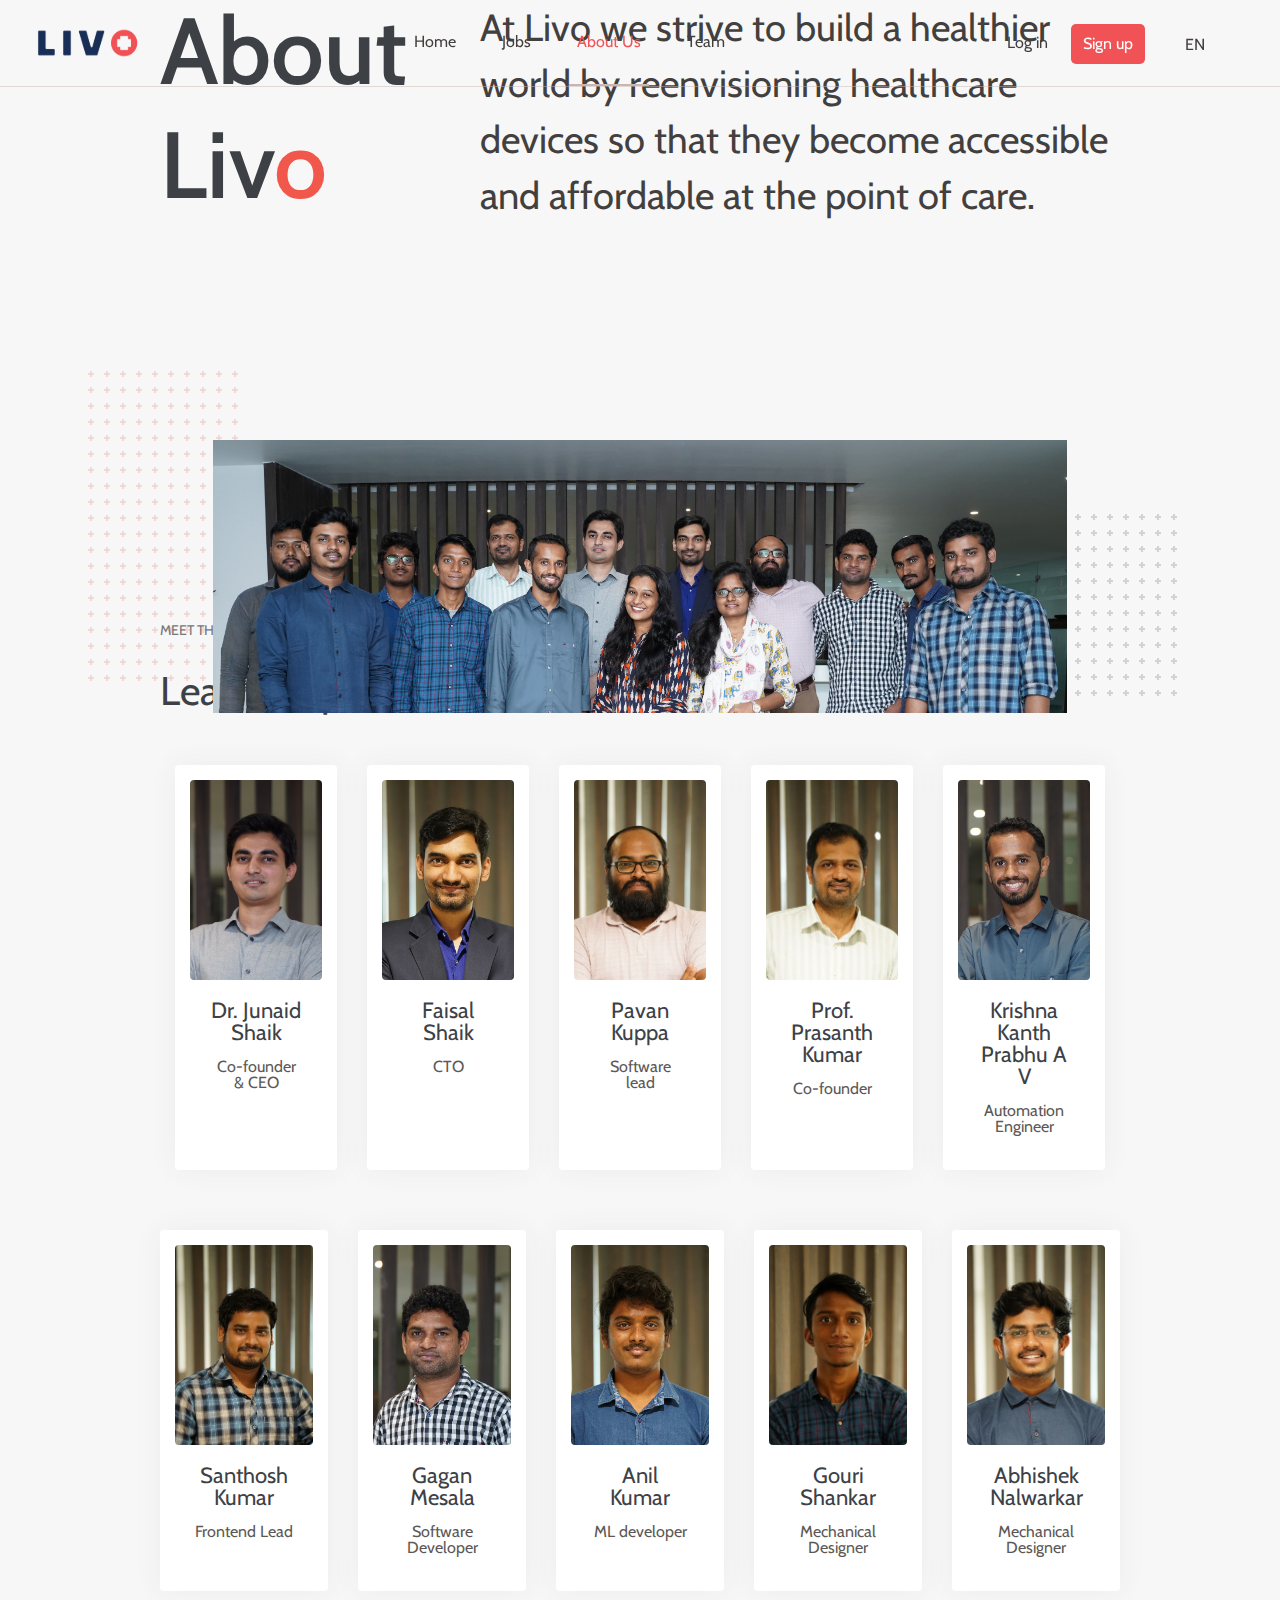
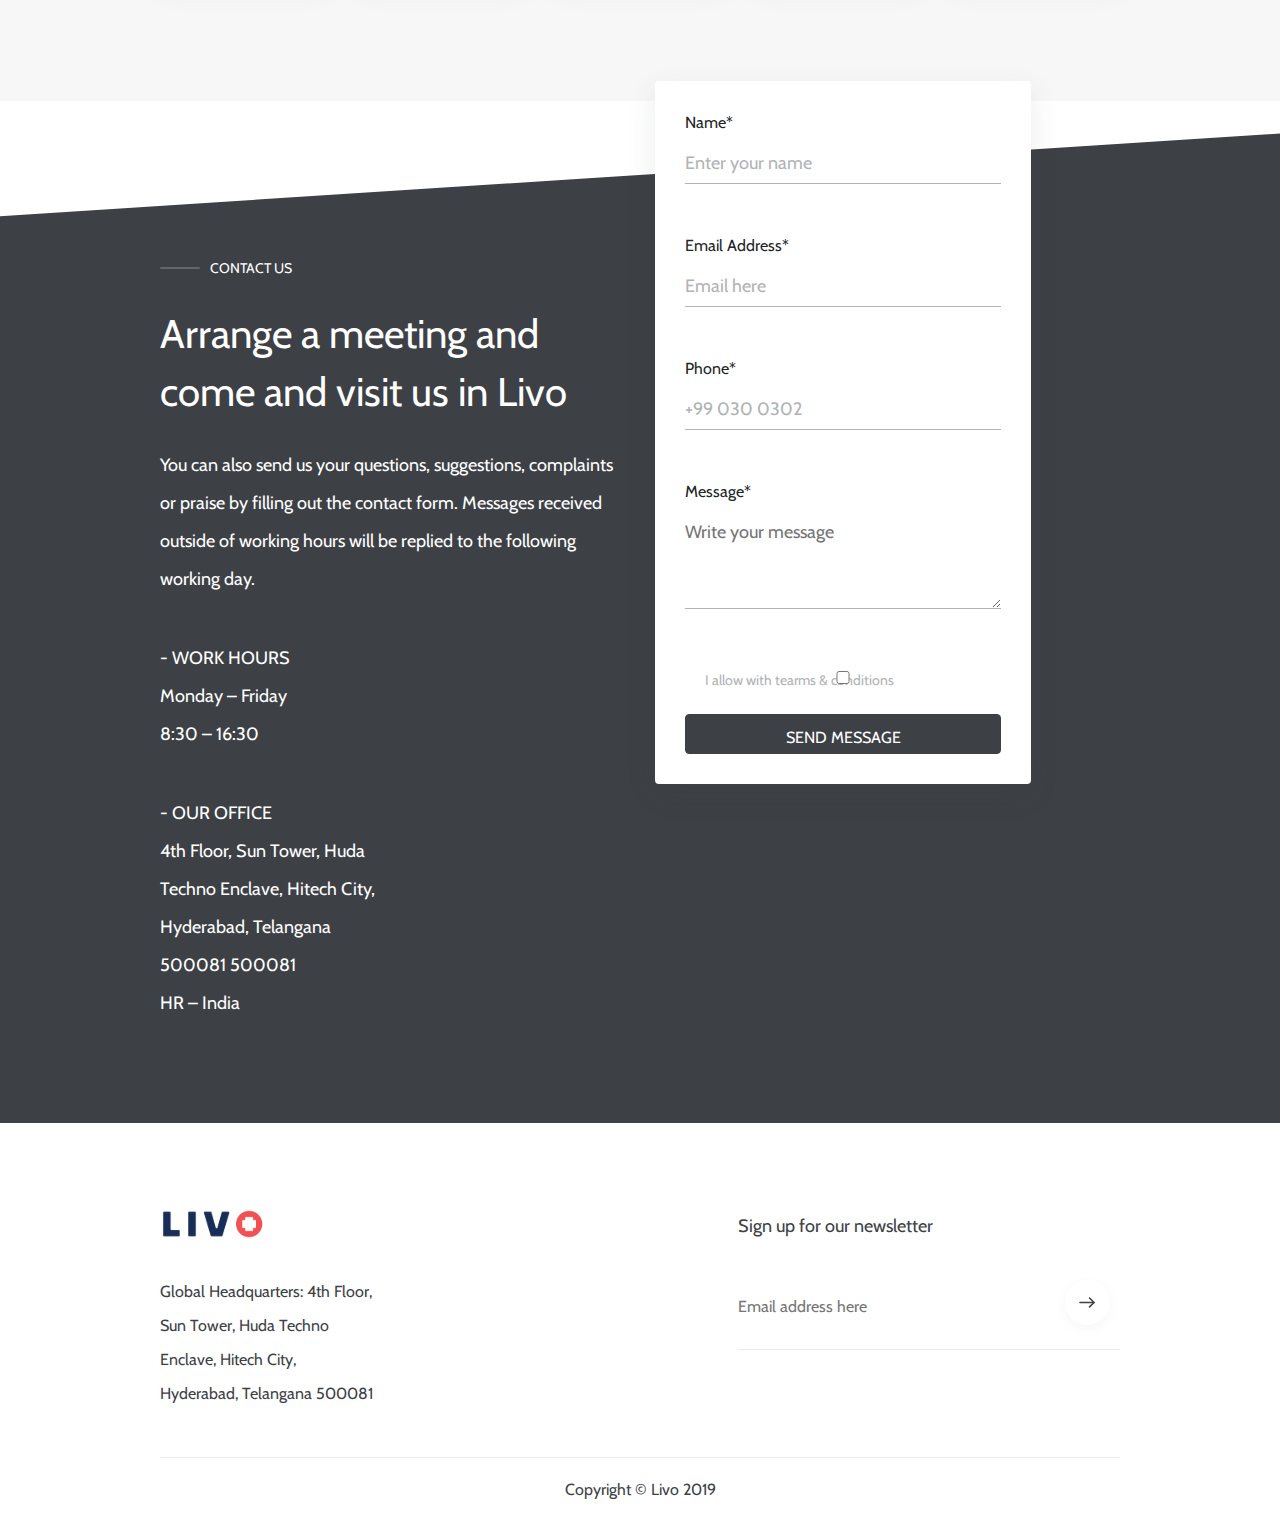
<file: about.html>
<!doctype html>
<html lang="en">
  <head>
    <!-- Required meta tags -->
    <meta charset="utf-8">
    <!-- <meta name="viewport" content="width=device-width, initial-scale=1, shrink-to-fit=no"> -->
    <meta name="viewport" content="width=1024">
    <!-- Bootstrap CSS -->
    <link rel="stylesheet" href="https://stackpath.bootstrapcdn.com/bootstrap/4.3.1/css/bootstrap.min.css"
      integrity="sha384-ggOyR0iXCbMQv3Xipma34MD+dH/1fQ784/j6cY/iJTQUOhcWr7x9JvoRxT2MZw1T" crossorigin="anonymous">
    <link rel="stylesheet" type="text/css" href="https://cdnjs.cloudflare.com/ajax/libs/font-awesome/5.11.2/css/all.css">
    <link rel="stylesheet" type="text/css" href="./css/customstyles.css">
    <title>Livo</title>
  </head>

  <body>
    <nav class="navbar navbar-expand-lg navbar-light bg-light fixed-top">
      <a class="navbar-brand" href=""><img src="./images/Logo.svg"></a>
      <button class="navbar-toggler navbar-toggler-right" type="button" data-toggle="collapse"
        data-target="#navbarCollapse" aria-controls="navbarCollapse" aria-expanded="false" aria-label="Toggle navigation">
        <span class="navbar-toggler-icon"></span>
      </button>

      <div class="collapse navbar-collapse bg-inverse" id="navbarCollapse">
        <ul class="navbar-nav mr-auto ml-auto">
          <li class="nav-item">
            <a class="nav-link" href="index.html">Home</a>
          </li>
          <li class="nav-item">
            <a class="nav-link" href="jobs.html">Jobs</a>
          </li>
          <!-- <li class="nav-item">
              <a class="nav-link" href="publication.html">Publication</a>
            </li> -->
          <li class="nav-item active">
            <a class="nav-link" href="about.html">About Us</a>
          </li>
          <!-- <li class="nav-item">
              <a class="nav-link" href="#our_customers">Our Customers</a>
            </li>
            <li class="nav-item">
              <a class="nav-link" href="#our_story">Our Story</a>
            </li> -->
          <li class="nav-item">
            <a class="nav-link" href="#team">Team</a>
          </li>
          <!-- <li class="nav-item">
              <a class="nav-link" href="#">Contact</a>
            </li> -->
        </ul>
        <ul class="navbar-nav">
          <li class="nav-item">
            <a class="nav-link" href="#">Log in</a>
          </li>
          <li class="nav-item">
            <a class="nav-signup" href="#">Sign up</a>
          </li>
          <li class="nav-item">
            <div class="dropdown">
              <button class="btn dropdown-toggle nav-lang" type="button" id="dropdownMenuButton" data-toggle="dropdown"
                aria-haspopup="true" aria-expanded="false">
                EN
              </button>
              <div class="dropdown-menu" aria-labelledby="dropdownMenuButton">
                <a class="dropdown-item" href="#">TH</a>
                <a class="dropdown-item" href="#">HI</a>
                <a class="dropdown-item" href="#">RE</a>
              </div>
            </div>
          </li>
        </ul>
      </div>
    </nav>
    <div class="About-sec1">
      <div class="row no-gutters align-items-end justify-content-md-center">
        <div class="col-12 col-md-3" style="position: relative;
        bottom: 30px;">
          <h1>About
            Liv<span>o</span></h1>
        </div>
        <div class="col-12 col-md-6">
          <p style="padding-bottom: 20px;
          /* font-weight: 600; */
          font-size: 38px;
          line-height: 56px;
          color: #433F3E;">At Livo we strive to build a healthier world by reenvisioning healthcare devices so that they
            become
            accessible and affordable at the point of care.</p>
        </div>
      </div>
      <div class="AS-Videosec">
        <div class="row no-gutters justify-content-md-center">
          <div class="col-12 col-md-8">
            <div class="AS-Video">
              <div class="ASVideo"><img src="./images/pictures/Team.jpg" class="img-fluid"></div>
            </div>
          </div>
        </div>
      </div>
    </div>
    <div class="About-sec4" id="team">
      <div class="row no-gutters justify-content-md-center">
        <div class="col-12 col-md-9">
          <div class="LineHead">Meet the team</div>
          <div class="row">
            <div class="col-12 col-md-5">
              <div class="AS3-Bigtext">Leadership team</div>
            </div>
            <div class="col-12 col-md-7">
            </div>
          </div>
          <div class="container-fluid">
          <div class="row AS4-Teams">
            <div class="col d-flex">
              <div class="AS4T-box">
                <div class="AS4-img" style="background-image: url('./images/pictures/junaid.jpg')">
                </div>
                <div class="AS4-Cont">
                  <div class="As4-name">Dr. Junaid Shaik</div>
                  <div class="As4-dig">Co-founder & CEO</div>
                </div>
                <div class="AS4T-pop">
                  <div class="pop-bg">
                    <p>Primary responsibility: Develops, articulates and executes Livo´s vision.</p>
                    <p>
                      Education:<br> Kurnool Medical College, Kurnool/ Medicine
                    </p>
                  </div>
                </div>
              </div>
            </div>
            <div class="col d-flex">
              <div class="AS4T-box">
                <div class="AS4-img" style="background-image: url('./images/pictures/faisal.jpg')">
                </div>
                <div class="AS4-Cont">
                  <div class="As4-name">Faisal Shaik</div>
                  <div class="As4-dig">CTO</div>
                </div>
                <div class="AS4T-pop">
                  <div class="pop-bg">
                    <p>Education:<br> RGTU University, Bhopal</p>
                    <p>
                      Field of expertise: System architecture, Complex algorithms, Product design
                    </p>
                  </div>
                </div>
              </div>
            </div>

            <div class="col d-flex">
              <div class="AS4T-box">
                <div class="AS4-img" style="background-image: url('./images/pictures/pavan.jpg')">
                </div>
                <div class="AS4-Cont">
                  <div class="As4-name">Pavan <br>Kuppa</div>
                  <div class="As4-dig">Software lead</div>
                </div>
                <div class="AS4T-pop">
                  <div class="pop-bg">
                    <p>Education: <br>Jawaharlal Nehru Technological University, Hyderabad/ Computer Science</p>
                    <p>
                      Field of expertise: Software development support and integration methods
                    </p>
                  </div>
                </div>
              </div>
            </div>
            <div class="col d-flex">
              <div class="AS4T-box">
                <div class="AS4-img" style="background-image: url('./images/pictures/prashanth.jpg')">
                </div>
                <div class="AS4-Cont">
                  <div class="As4-name">Prof. Prasanth Kumar
                  </div>
                  <div class="As4-dig">Co-founder
                  </div>
                </div>
                <div class="AS4T-pop">
                  <div class="pop-bg">
                    <p>Education:<br> IIT Kharagpur, Kharagpur</p>
                    <p>Field of expertise: Robotics, Electronics, Industrial automation
                    </p>
                  </div>
                </div>
              </div>
            </div>
            <div class="col d-flex">
              <div class="AS4T-box">
                <div class="AS4-img" style="background-image: url('./images/pictures/kk.jpg')">
                </div>
                <div class="AS4-Cont">
                  <div class="As4-name">Krishna Kanth Prabhu A V</div>
                  <div class="As4-dig">Automation Engineer</div>
                </div>
                <div class="AS4T-pop">
                  <div class="pop-bg">
                    <p>Education:<br> IIT Hyderabad/ Mtech</p>
                    <p>
                      Field of expertise:<br> Industrial automation, Mechatronics, Computer-aided design, Manufacture and
                      automation for industry standards
                    </p>
                  </div>
                </div>
              </div>
            </div>

          </div>
          </div>

          <div class="row AS4-Teams">
              <div class="col d-flex">
                  <div class="AS4T-box">
                    <div class="AS4-img" style="background-image: url('./images/pictures/santhosh.jpg')" class="img-fluid">
                    </div>
                    <div class="AS4-Cont">
                      <div class="As4-name">Santhosh Kumar</div>
                      <div class="As4-dig">Frontend Lead</div>
                    </div>
                    <div class="AS4T-pop">
                      <div class="pop-bg">
                        <p>Education: <br>Kshatriya College Of Engineering, Jawaharlal Nehru Technological University,
                          Hyderabad/ Computer Science</p>
                        <p>
                          Field of expertise:<br> Ruby, Python, Java
                        </p>
                      </div>
                    </div>
                  </div>
                </div>
            <div class="col d-flex">
              <div class="AS4T-box">
                <div class="AS4-img" style="background-image: url('./images/pictures/gagan.jpg')" class="img-fluid">
                </div>
                <div class="AS4-Cont">
                  <div class="As4-name">Gagan Mesala</div>
                  <div class="As4-dig">Software Developer</div>
                </div>
                <div class="AS4T-pop">
                  <div class="pop-bg">
                    <p>Education: <br>Kshatriya College Of Engineering, Jawaharlal Nehru Technological University,
                      Hyderabad/ Computer Science</p>
                    <p>
                      Field of expertise:<br> Ruby, Python, Java
                    </p>
                  </div>
                </div>
              </div>
            </div>
            <div class="col d-flex">
              <div class="AS4T-box">
                <div class="AS4-img" style="background-image: url('./images/pictures/anil.jpg')" class="img-fluid">
                </div>
                <div class="AS4-Cont">
                  <div class="As4-name">Anil Kumar</div>
                  <div class="As4-dig">ML developer</div>
                </div>
                <div class="AS4T-pop">
                  <div class="pop-bg">
                    <p>Education: <br>Kshatriya College Of Engineering, Jawaharlal Nehru Technological University,
                      Hyderabad/ Computer Science</p>
                    <p>
                      Field of expertise:<br> Ruby, Python, Java
                    </p>
                  </div>
                </div>
              </div>
            </div>
            <div class="col d-flex">
              <div class="AS4T-box">
                <div class="AS4-img" style="background-image: url('./images/pictures/gouri.jpg')" class="img-fluid">
                </div>
                <div class="AS4-Cont">
                  <div class="As4-name">Gouri Shankar</div>
                  <div class="As4-dig">Mechanical Designer</div>
                </div>
                <div class="AS4T-pop">
                  <div class="pop-bg">
                    <p>Education: <br>Kshatriya College Of Engineering, Jawaharlal Nehru Technological University,
                      Hyderabad/ Computer Science</p>
                    <p>
                      Field of expertise:<br> Ruby, Python, Java
                    </p>
                  </div>
                </div>
              </div>
            </div>
            <div class="col d-flex">
              <div class="AS4T-box">
                <div class="AS4-img" style="background-image: url('./images/pictures/abhi.jpg')" class="img-fluid">
                </div>
                <div class="AS4-Cont">
                  <div class="As4-name">Abhishek Nalwarkar</div>
                  <div class="As4-dig">Mechanical Designer</div>
                </div>
                <div class="AS4T-pop">
                  <div class="pop-bg">
                    <p>Education: <br>Kshatriya College Of Engineering, Jawaharlal Nehru Technological University,
                      Hyderabad/ Computer Science</p>
                    <p>
                      Field of expertise:<br> Ruby, Python, Java
                    </p>
                  </div>
                </div>
              </div>
            </div>


          </div>

        </div>
      </div>
    </div>
    <div class="About-sec5">
      <div class="row no-gutters justify-content-md-center">
        <div class="col-12 col-md-9">
          <div class="row">
            <div class="col-12 col-md-6">
              <div class="LineHead">Contact us</div>
              <div class="BigHead">Arrange a meeting and come and visit us in Livo</div>
              <p>You can also send us your questions, suggestions, complaints or praise by filling out the contact form.
                Messages received outside of working hours will be replied to the following working day.</p>
              <div class="row">
                <div class="col-12 col-md-6">
                  <p>- WORK HOURS<br>
                    Monday – Friday<br>
                    8:30 – 16:30</p>
                  <p>- OUR OFFICE<br>
                    4th Floor, Sun Tower, Huda Techno Enclave, Hitech City, Hyderabad, Telangana 500081
                    500081<br>
                    HR – India</p>
                </div>
                <!-- <div class="col-12 col-md-6">
                  <p>- CALL OR FAX<br>
                    +385 1 4825 850<br>
                    +385 1 4825 869 (FAX)</p>
                  <p>
                    - WRITE AT<br>
                    intercapital@intercapital.hr</p>
                </div> -->
              </div>
            </div>
            <div class="col-12 col-md-5">
              <div class="AS5-form">
                <div class="form-group">
                  <label for="exampleFormControlInput1">Name*</label>
                  <input type="text" placeholder="Enter your name">
                </div>
                <div class="form-group">
                  <label for="exampleFormControlInput1">Email Address*</label>
                  <input type="text" placeholder="Email here">
                </div>
                <div class="form-group">
                  <label for="exampleFormControlInput1">Phone*</label>
                  <input type="text" placeholder="+99 030 0302">
                </div>
                <div class="form-group">
                  <label for="exampleFormControlInput1">Message*</label>
                  <textarea placeholder="Write your message" rows="3"></textarea>
                </div>
                <div class="form-check AS5-allow">
                  <input class="form-check-input" type="checkbox" value="" id="defaultCheck1">
                  <label class="form-check-label" for="defaultCheck1">
                    I allow with tearms & conditions
                  </label>
                </div>
                <button type="button" class="btn AS5-btn">send message</button>
              </div>
            </div>
          </div>
        </div>
      </div>
    </div>
    <footer>
      <div class="row no-gutters justify-content-center">
        <div class="col-12 col-md-9">
          <div class="row">
            <div class="col-md-3">
              <div style="padding-bottom: 30px;"><img src="./images/Logo.svg"></div>
              <p>Global Headquarters:
                4th Floor, Sun Tower, Huda Techno Enclave, Hitech City, Hyderabad, Telangana 500081</p>
              <!-- <p>
                Phone:<br>
                IND: +91 9876543210</p> -->
            </div>
            <div class="col-md-2">
              <!-- <div class="f-links">
                <a href="#">Home</a>
                <a href="#">Jobs</a>
                <a href="#">Abouts Us</a>
              </div> -->
            </div>
            <div class="col-md-2">

            </div>
            <div class="col-md-5">
              <div class="F-head">Sign up for our newsletter</div>
              <div class="F-Field">
                <div class="row no-gutters align-items-center">
                  <div class="col-8">
                    <input type="" name="" placeholder="Email address here">
                  </div>
                  <div class="col-4 text-right">
                    <img src="./images/arrow-btn.svg">
                  </div>
                </div>
              </div>
              <!-- <div class="F-follow">
                Follow Us on <a href=""><img src="./images/inst.svg"></a>
                <a href=""><img src="./images/twt.svg"></a>
                <a href=""><img src="./images/fb.svg"></a>
              </div> -->
            </div>
          </div>
          <div class="copy">
            Copyright © Livo 2019
          </div>
        </div>
      </div>
    </footer>
    <!-- Optional JavaScript -->
    <!-- jQuery first, then Popper.js, then Bootstrap JS -->
    <script src="https://code.jquery.com/jquery-3.1.1.min.js"></script>
    <script src="https://cdnjs.cloudflare.com/ajax/libs/popper.js/1.14.7/umd/popper.min.js"
      integrity="sha384-UO2eT0CpHqdSJQ6hJty5KVphtPhzWj9WO1clHTMGa3JDZwrnQq4sF86dIHNDz0W1"
      crossorigin="anonymous"></script>
    <script src="https://stackpath.bootstrapcdn.com/bootstrap/4.3.1/js/bootstrap.min.js"
      integrity="sha384-JjSmVgyd0p3pXB1rRibZUAYoIIy6OrQ6VrjIEaFf/nJGzIxFDsf4x0xIM+B07jRM"
      crossorigin="anonymous"></script>
    <script type="text/javascript">
      $(window).scroll(function () {
        /* affix after scrolling 100px */
        if ($(document).scrollTop() > 100) {
          $('.navbar').addClass('affix');
        } else {
          $('.navbar').removeClass('affix');
        }
      });
    </script>
    <script src="js/scripts.js" type="text/javascript"></script>
  </body>
</html>
</file>
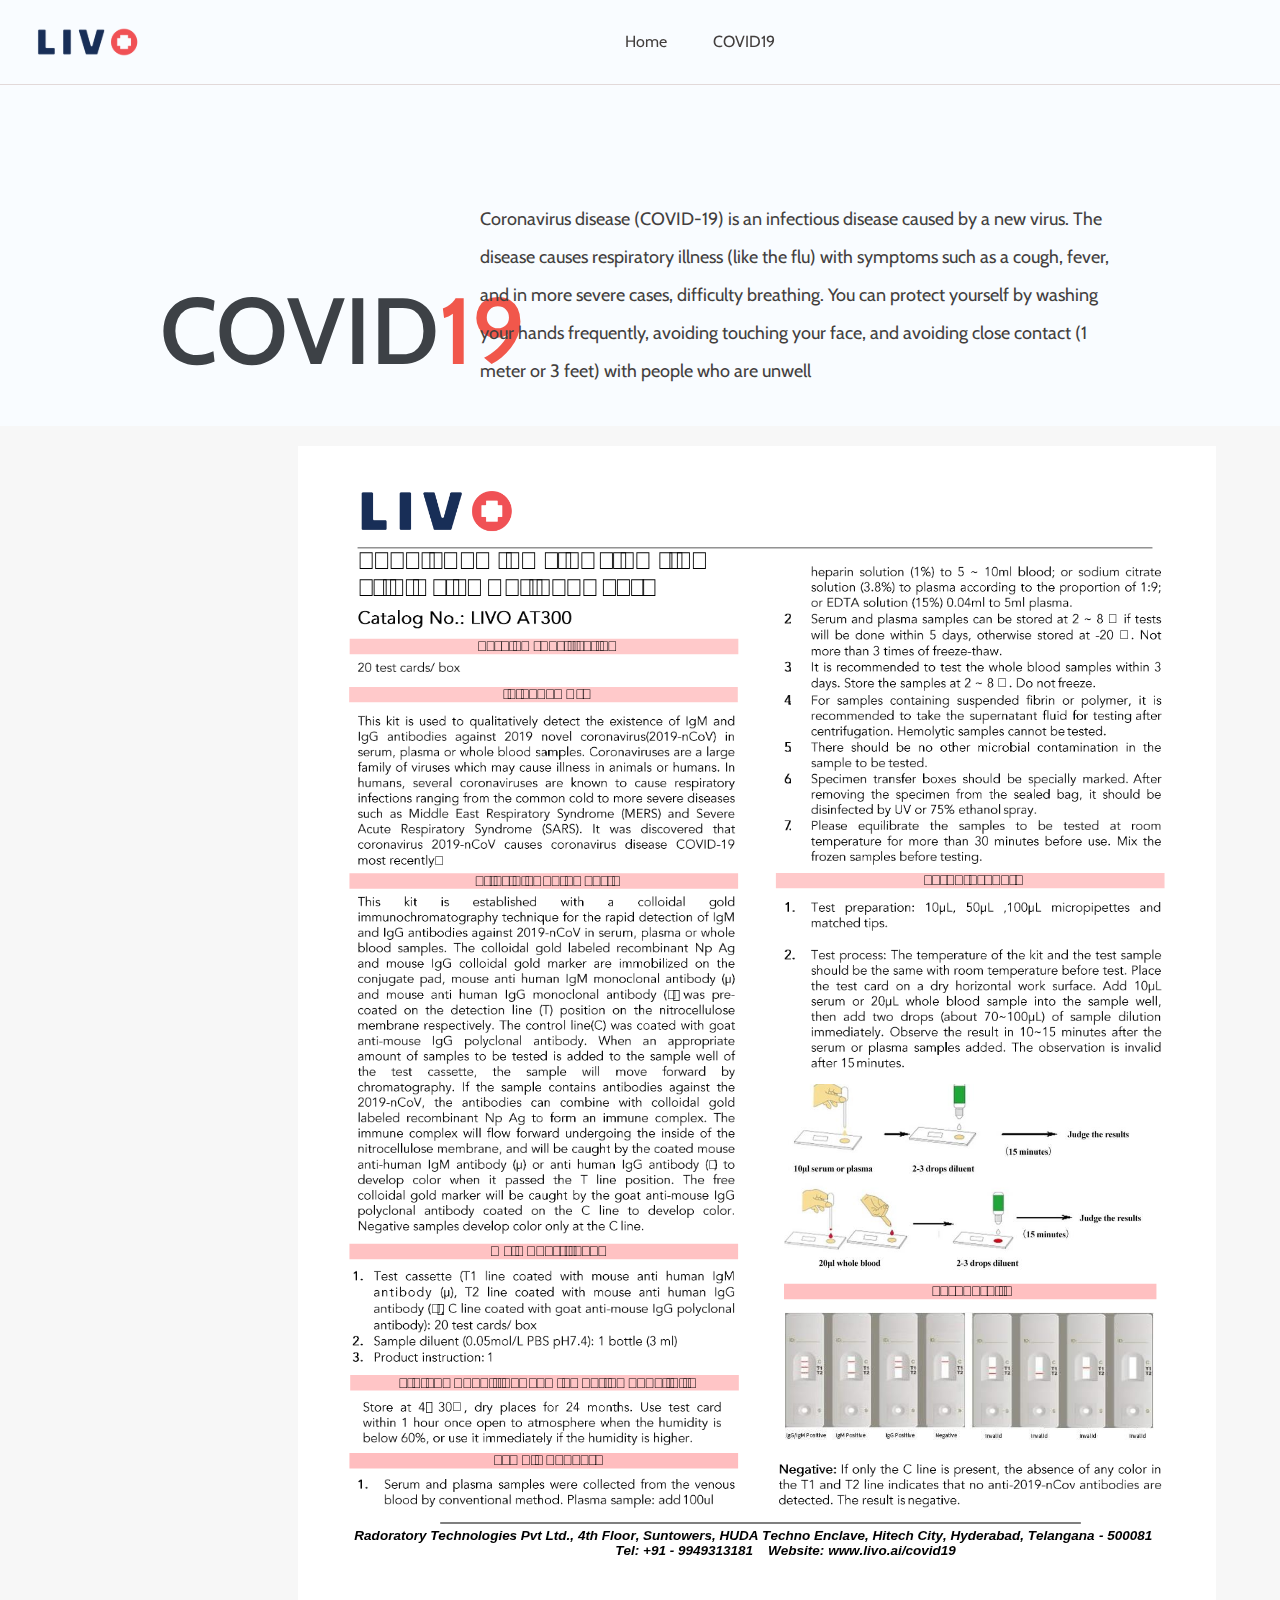
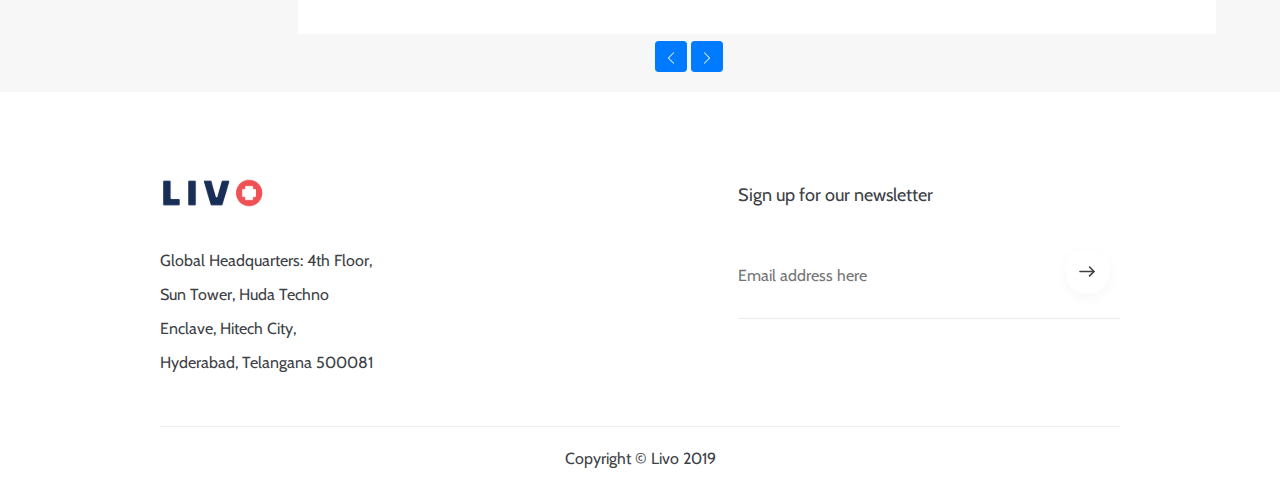
<file: covid19.html>
<!doctype html>
<html lang="en">
  <head>
    <!-- Required meta tags -->
    <meta charset="utf-8">
    <!-- <meta name="viewport" content="width=device-width, initial-scale=1, shrink-to-fit=no"> -->
    <meta name="viewport" content="width=1024">
    <!-- Bootstrap CSS -->
    <link rel="stylesheet" href="https://stackpath.bootstrapcdn.com/bootstrap/4.3.1/css/bootstrap.min.css"
      integrity="sha384-ggOyR0iXCbMQv3Xipma34MD+dH/1fQ784/j6cY/iJTQUOhcWr7x9JvoRxT2MZw1T" crossorigin="anonymous">
    <link rel="stylesheet" type="text/css" href="https://cdnjs.cloudflare.com/ajax/libs/font-awesome/5.11.2/css/all.css">
    <link rel="stylesheet" type="text/css" href="./css/customstyles.css">
    <title>Livo</title>
  </head>

  <body>
    <nav class="navbar navbar-expand-lg navbar-light bg-light fixed-top">
      <a class="navbar-brand" href=""><img src="./images/Logo.svg"></a>
      <button class="navbar-toggler navbar-toggler-right" type="button" data-toggle="collapse"
        data-target="#navbarCollapse" aria-controls="navbarCollapse" aria-expanded="false" aria-label="Toggle navigation">
        <span class="navbar-toggler-icon"></span>
      </button>

      <div class="collapse navbar-collapse bg-inverse" id="navbarCollapse">
        <ul class="navbar-nav mr-auto ml-auto">
          <li class="nav-item">
            <a class="nav-link" href="index.html">Home</a>
          </li>
          <li class="nav-item">
            <a class="nav-link" href="covid19.html">COVID19</a>
          </li>
        </ul>
      </div>
    </nav>
    <div class="covid19-sec1">
      <div class="row no-gutters align-items-end justify-content-md-center">
        <div class="col-12 col-md-3" style="position: relative;
        bottom: 30px;">
          <h1>COVID<span>19</span></h1>
        </div>
        <div class="col-12 col-md-6">
          <p style="padding-bottom: 20px;
          font-size: 18px;
          color: #433F3E;">Coronavirus disease (COVID-19) is an infectious disease caused by a new virus.
The disease causes respiratory illness (like the flu) with symptoms such as a cough, fever, and in more severe cases, difficulty breathing. You can protect yourself by washing your hands frequently, avoiding touching your face, and avoiding close contact (1 meter or 3 feet) with people who are unwell</p>
        </div>
      </div>
    </div>
    <div class="covid19-sec2">
      <div class="row">
        <div class="col-2"></div>
        <div class="col-8">
          <canvas id="pdf_canvas" height="1200" width="960"></canvas>
          <div class="row">
            <div class="col-6"></div>
            <div class="col-2">
              <span id="prev_page" class="btn btn-primary btn-sm">
                <svg class="bi bi-chevron-left" width="1em" height="1em" viewBox="0 0 16 16" fill="currentColor" xmlns="http://www.w3.org/2000/svg">
  <path fill-rule="evenodd" d="M11.354 1.646a.5.5 0 010 .708L5.707 8l5.647 5.646a.5.5 0 01-.708.708l-6-6a.5.5 0 010-.708l6-6a.5.5 0 01.708 0z" clip-rule="evenodd"/>
</svg>
              </span>
              <span id="next_page" class="btn btn-primary btn-sm">
                <svg class="bi bi-chevron-right" width="1em" height="1em" viewBox="0 0 16 16" fill="currentColor" xmlns="http://www.w3.org/2000/svg">
  <path fill-rule="evenodd" d="M4.646 1.646a.5.5 0 01.708 0l6 6a.5.5 0 010 .708l-6 6a.5.5 0 01-.708-.708L10.293 8 4.646 2.354a.5.5 0 010-.708z" clip-rule="evenodd"/>
</svg>
              </span>
            </div>
            <div class="col-4"></div>

          </div>
        </div>
        <div class="col-2"></div>
      </div>
    </div>
    <footer>
      <div class="row no-gutters justify-content-center">
        <div class="col-12 col-md-9">
          <div class="row">
            <div class="col-md-3">
              <div style="padding-bottom: 30px;"><img src="./images/Logo.svg"></div>
              <p>Global Headquarters:
                4th Floor, Sun Tower, Huda Techno Enclave, Hitech City, Hyderabad, Telangana 500081</p>
            </div>
            <div class="col-md-2">
            </div>
            <div class="col-md-2">
            </div>
            <div class="col-md-5">
              <div class="F-head">Sign up for our newsletter</div>
              <div class="F-Field">
                <div class="row no-gutters align-items-center">
                  <div class="col-8">
                    <input type="" name="" placeholder="Email address here">
                  </div>
                  <div class="col-4 text-right">
                    <img src="./images/arrow-btn.svg">
                  </div>
                </div>
              </div>
            </div>
          </div>
          <div class="copy">
            Copyright © Livo 2019
          </div>
        </div>
      </div>
    </footer>
    <script src="https://code.jquery.com/jquery-3.1.1.min.js"></script>
    <script src="https://cdnjs.cloudflare.com/ajax/libs/popper.js/1.14.7/umd/popper.min.js"
      integrity="sha384-UO2eT0CpHqdSJQ6hJty5KVphtPhzWj9WO1clHTMGa3JDZwrnQq4sF86dIHNDz0W1"
      crossorigin="anonymous"></script>
    <script src="https://stackpath.bootstrapcdn.com/bootstrap/4.3.1/js/bootstrap.min.js"
      integrity="sha384-JjSmVgyd0p3pXB1rRibZUAYoIIy6OrQ6VrjIEaFf/nJGzIxFDsf4x0xIM+B07jRM"
      crossorigin="anonymous"></script>
    <script type="text/javascript">
      $(window).scroll(function () {
        if ($(document).scrollTop() > 100) {
          $('.navbar').addClass('affix');
        } else {
          $('.navbar').removeClass('affix');
        }
      });
    </script>
    <script src="js/scripts.js" type="text/javascript"></script>
    <script src="js/pdf.js" type="text/javascript"></script>
    <script src="js/pdf_viewer.js" type="text/javascript"></script>
  </body>
</html>
</file>
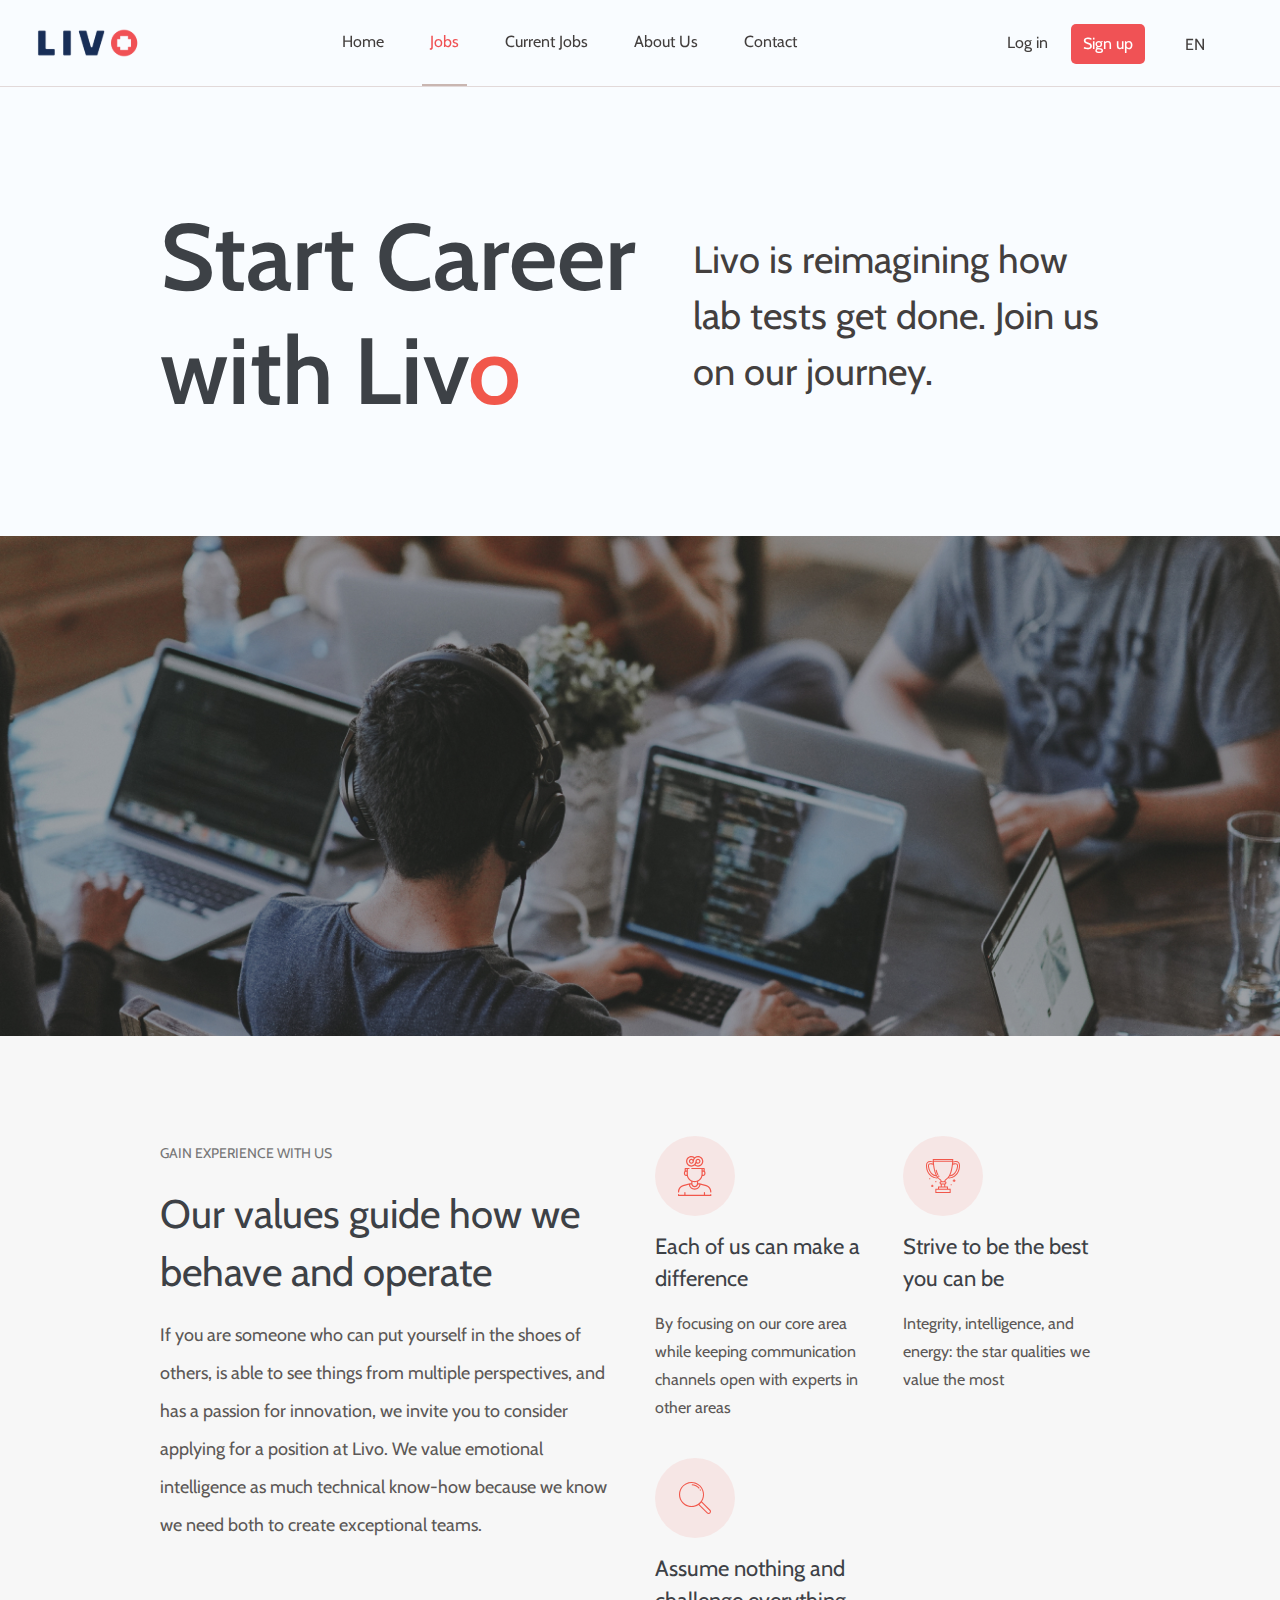
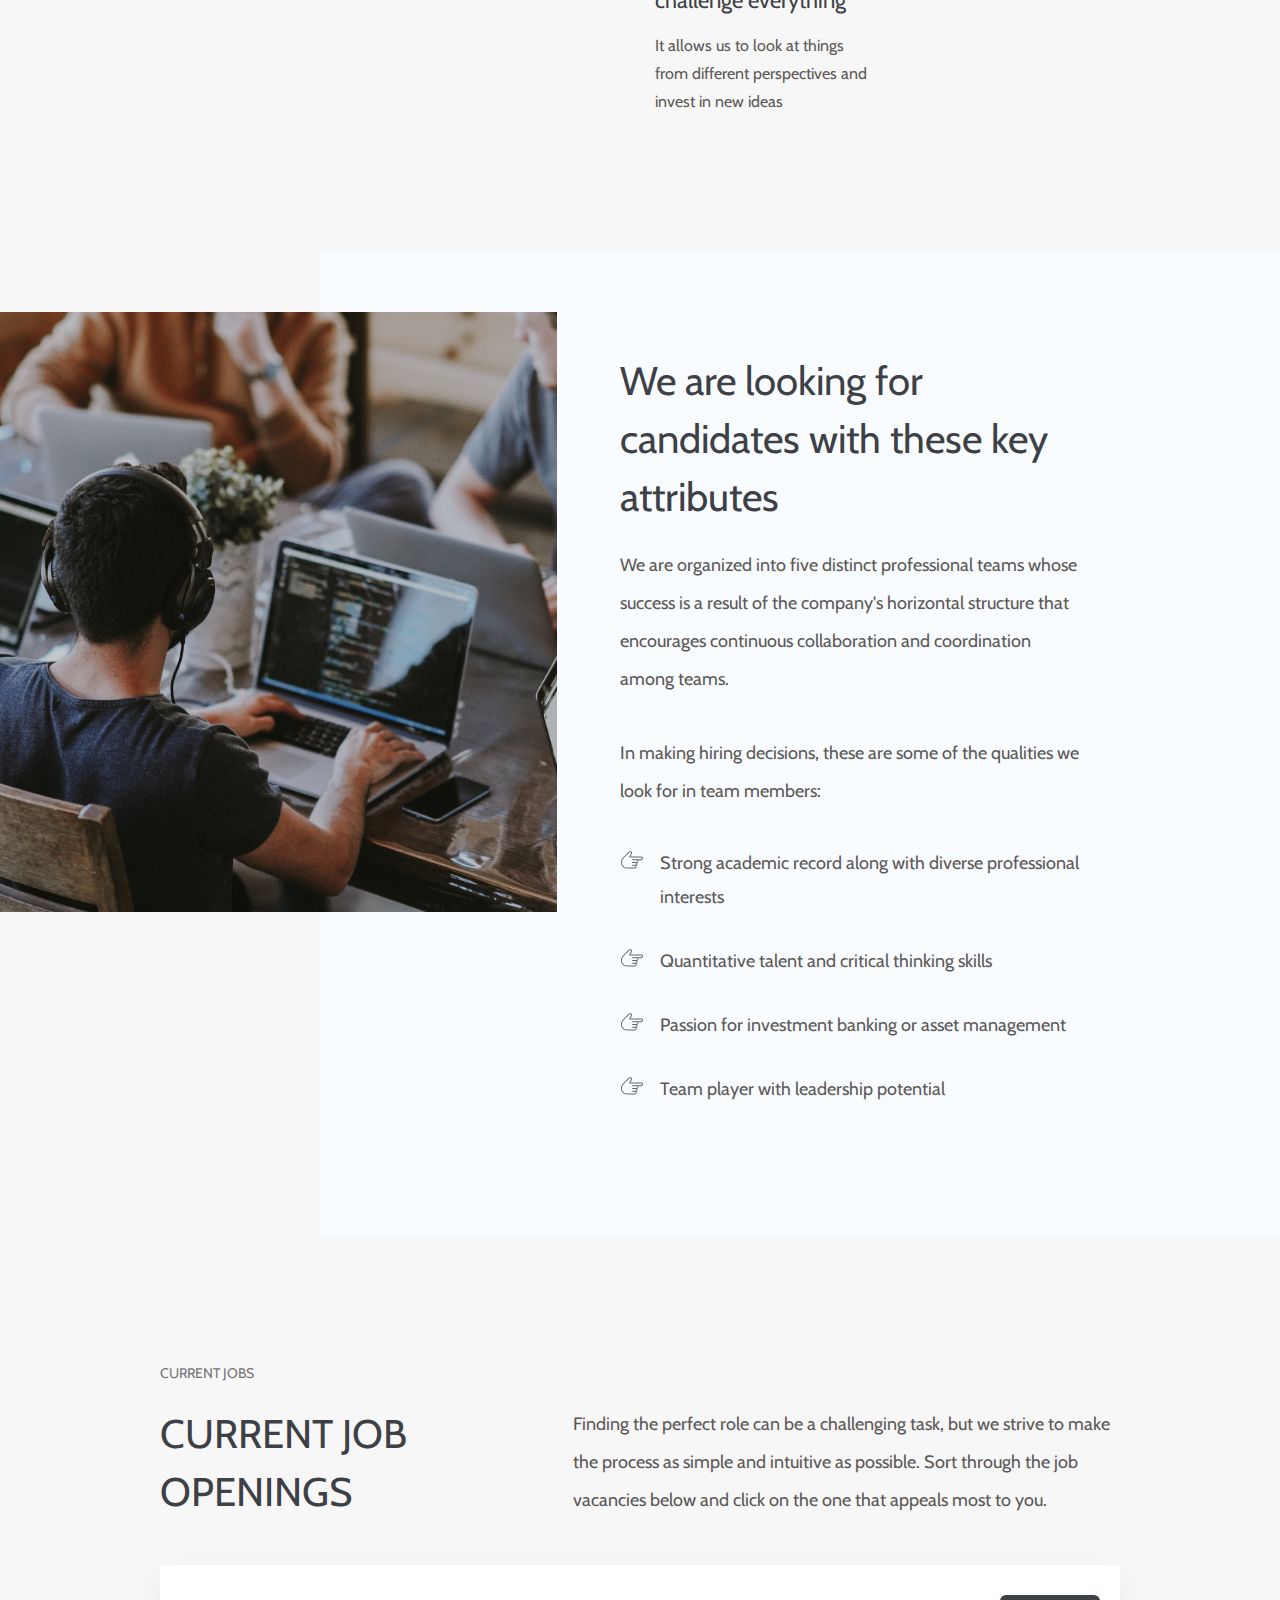
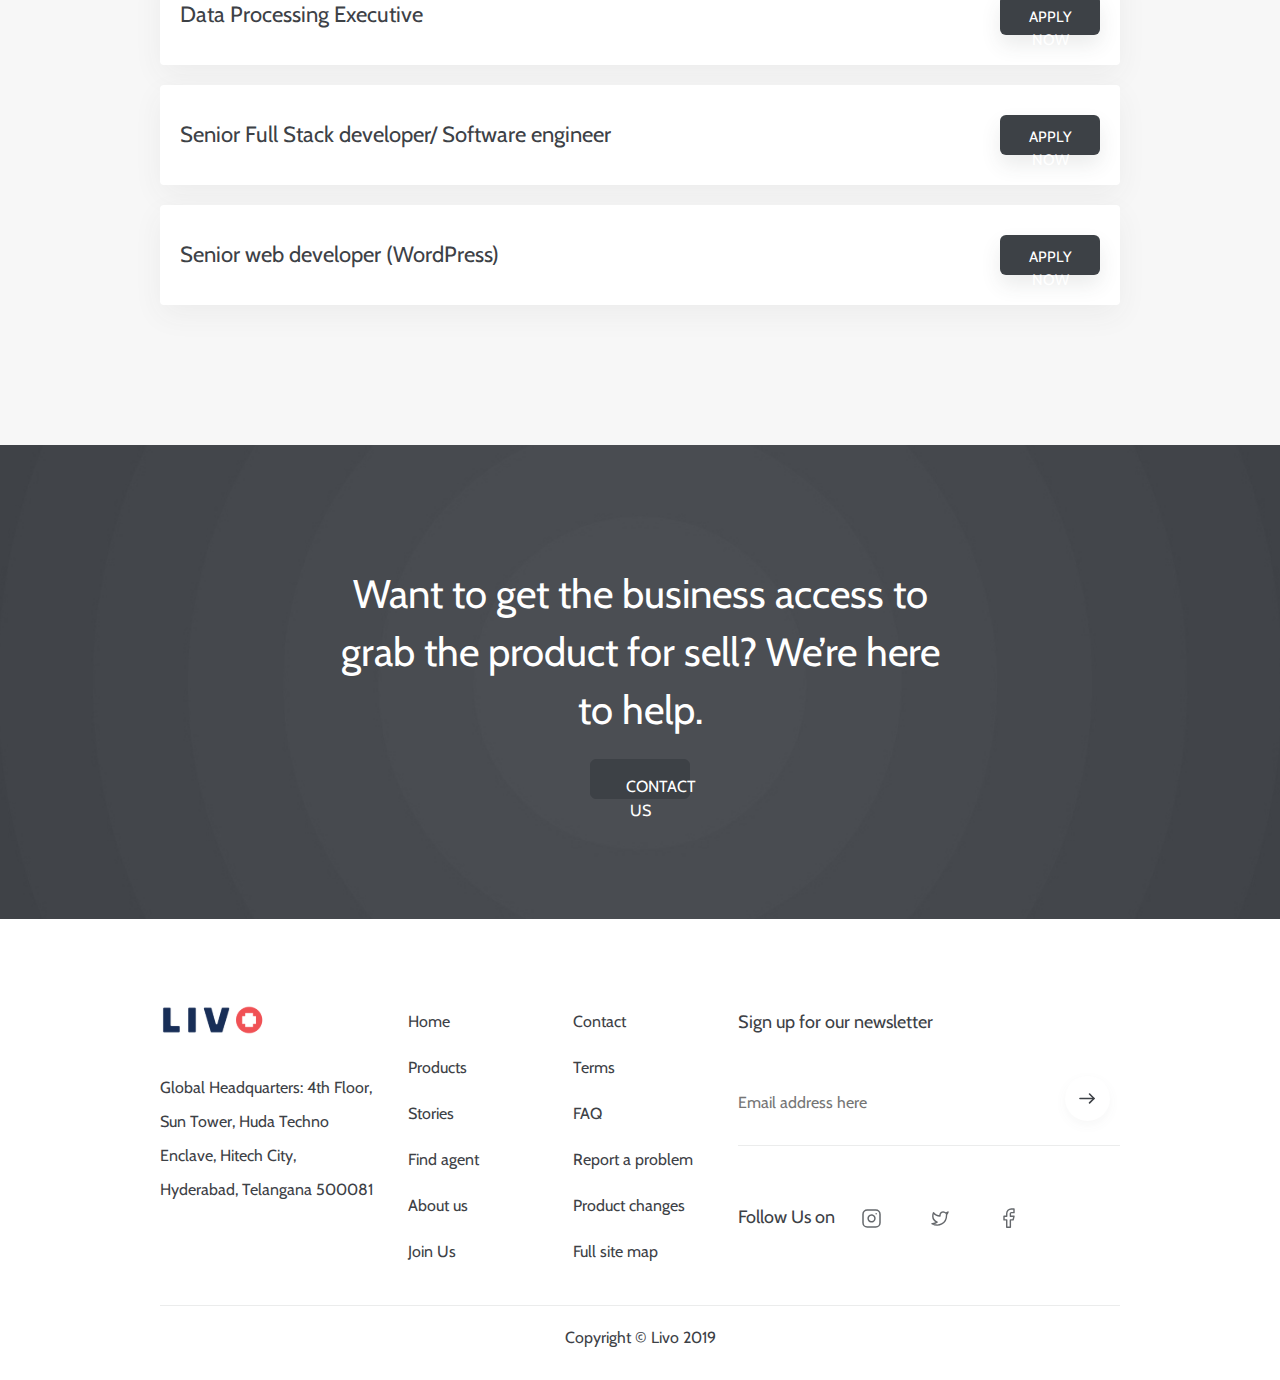
<file: jobs.html>
<!doctype html>
<html lang="en">

<head>
  <!-- Required meta tags -->
  <meta charset="utf-8">
  <!-- <meta name="viewport" content="width=device-width, initial-scale=1, shrink-to-fit=no"> -->
  <meta name="viewport" content="width=1024">
  <!-- Bootstrap CSS -->
  <link rel="stylesheet" href="https://stackpath.bootstrapcdn.com/bootstrap/4.3.1/css/bootstrap.min.css"
    integrity="sha384-ggOyR0iXCbMQv3Xipma34MD+dH/1fQ784/j6cY/iJTQUOhcWr7x9JvoRxT2MZw1T" crossorigin="anonymous">
  <link rel="stylesheet" type="text/css" href="https://cdnjs.cloudflare.com/ajax/libs/font-awesome/5.11.2/css/all.css">
  <link rel="stylesheet" type="text/css" href="./css/customstyles.css">
  <title>Livo</title>
</head>

<body>
  <nav class="navbar navbar-expand-lg navbar-light bg-light fixed-top">
    <a class="navbar-brand" href=""><img src="./images/Logo.svg"></a>
    <button class="navbar-toggler navbar-toggler-right" type="button" data-toggle="collapse"
      data-target="#navbarCollapse" aria-controls="navbarCollapse" aria-expanded="false" aria-label="Toggle navigation">
      <span class="navbar-toggler-icon"></span>
    </button>

    <div class="collapse navbar-collapse bg-inverse" id="navbarCollapse">
      <ul class="navbar-nav mr-auto ml-auto">
        <li class="nav-item">
          <a class="nav-link" href="index.html">Home</a>
        </li>
        <li class="nav-item active">
          <a class="nav-link" href="jobs.html">Jobs</a>
        </li>
        <!-- <li class="nav-item">
            <a class="nav-link" href="publication.html">Publication</a>
          </li> -->
        <li class="nav-item">
          <a class="nav-link" href="#current_jobs">Current Jobs</a>
        </li>
        <li class="nav-item">
          <a class="nav-link" href="about.html">About Us</a>
        </li>
        <li class="nav-item">
          <a class="nav-link" href="#">Contact</a>
        </li>
      </ul>
      <ul class="navbar-nav">
        <li class="nav-item">
          <a class="nav-link" href="#">Log in</a>
        </li>
        <li class="nav-item">
          <a class="nav-signup" href="#">Sign up</a>
        </li>
        <li class="nav-item">
          <div class="dropdown">
            <button class="btn dropdown-toggle nav-lang" type="button" id="dropdownMenuButton" data-toggle="dropdown"
              aria-haspopup="true" aria-expanded="false">
              EN
            </button>
            <div class="dropdown-menu" aria-labelledby="dropdownMenuButton">
              <a class="dropdown-item" href="#">TH</a>
              <a class="dropdown-item" href="#">HI</a>
              <a class="dropdown-item" href="#">RE</a>
            </div>
          </div>
        </li>
      </ul>
    </div>
  </nav>
  <div class="Job-sec1">
    <div class="row no-gutters align-items-end justify-content-md-center">
      <div class="col-12 col-md-5">
        <h1>Start Career
          with Liv<span>o</span></h1>
      </div>
      <div class="col-12 col-md-4">
        <p style="padding-bottom: 20px;
        /* font-weight: 600; */
        font-size: 38px;
        line-height: 56px;
        color: #433F3E;">Livo is reimagining how lab tests get done. Join us on our journey.
        </p>
      </div>
    </div>
  </div>
  <div class="JS1-img" style="background-image: url('./images/job-img1.jpg')">
  </div>
  <div class="Job-sec2">
    <div class="row no-gutters justify-content-md-center">
      <div class="col-12 col-md-9">
        <div class="row">
          <div class="col-12 col-md-6">
            <div class="LineHead">GAIN EXPERIENCE WITH US</div>
            <div class="JS3-Bigtext">Our values guide how we behave and operate</div>
            <p>If you are someone who can put yourself in the shoes of others, is able to see things from multiple
              perspectives, and has a passion for innovation, we invite you to consider applying for a position at Livo.
              We value emotional intelligence as much technical know-how because we know we need both to create
              exceptional teams.</p>

          </div>
          <div class="col-12 col-md-6">
            <div class="row">
              <div class="col-12 col-md-6">
                <div class="JS2-iconsec">
                  <img src="./images/job-icon1.svg">
                  <div class="JS2I-btext">Each of us can make a difference</div>
                  <p>By focusing on our core area while keeping communication channels open with experts in other areas
                  </p>
                </div>
              </div>
              <div class="col-12 col-md-6">
                <div class="JS2-iconsec">
                  <img src="./images/job-icon2.svg">
                  <div class="JS2I-btext">Strive to be the best you can be</div>
                  <p>Integrity, intelligence, and energy: the star qualities we value the most</p>
                </div>
              </div>
              <div class="col-12 col-md-6">
                <div class="JS2-iconsec">
                  <img src="./images/job-icon3.svg">
                  <div class="JS2I-btext">Assume nothing and challenge everything</div>
                  <p>It allows us to look at things from different perspectives and invest in new ideas</p>
                </div>
              </div>
              <!-- <div class="col-12 col-md-6">
                  <div class="JS2-iconsec">
                    <img src="./images/job-icon4.svg">
                    <div class="JS2I-btext">Know the buck stops with each one of us</div>
                    <p>Lorem ipsum dolor sit amet consectet adip is cing elit. Sit nulla amet, erat diam lacinia imperdiet nun.</p>
                  </div>
                </div> -->
            </div>
          </div>
        </div>
      </div>
    </div>

  </div>
  <div class="Job-sec3">
    <div class="row no-gutters">
      <div class="col-12 col-md-3">
        <div class="JS3-img"><img src="./images/job-img2.jpg"></div>
      </div>
      <div class="col-12 col-md-9">
        <div class="JS3-bg">
          <div class="JS3-Bigtext">We are looking for candidates with these key attributes</div>
          <p>We are organized into five distinct professional teams whose success is a result of the company's
            horizontal structure that encourages continuous collaboration and coordination among teams. </p>
          <p>
            In making hiring decisions, these are some of the qualities we look for in team members:
          </p>
          <div class="JS3-list">
            <ul>
              <li>Strong academic record along with diverse professional interests</li>
              <li>Quantitative talent and critical thinking skills
              </li>
              <li>Passion for investment banking or asset management
              </li>
              <li>Team player with leadership potential
              </li>
            </ul>
          </div>
        </div>
      </div>
    </div>
  </div>
  <div class="Job-sec4" id="current_jobs">
    <div class="row no-gutters justify-content-md-center">
      <div class="col-12 col-md-9">
        <div class="LineHead">Current jobs</div>
        <div class="row">
          <div class="col-12 col-md-5 JS4-Bigtext">CURRENT JOB OPENINGS</div>
          <div class="col-12 col-md-7">
            <p>Finding the perfect role can be a challenging task, but we strive to make the process as simple and
              intuitive as possible. Sort through the job vacancies below and click on the one that appeals most to you.
            </p>
          </div>
        </div>
        <div class="JS4-joblist">
          <div class="JS4-box">
            <div class="row align-items-center">
              <div class="col">Data Processing Executive</div>
              <div class="col text-right ">
                <button type="button" class="btn JS4-btn">Apply Now</button>
              </div>
            </div>
          </div>
          <div class="JS4-box">
            <div class="row align-items-center">
              <div class="col">Senior Full Stack developer/ Software engineer</div>
              <div class="col text-right ">
                <button type="button" class="btn JS4-btn">Apply Now</button>
              </div>
            </div>
          </div>
          <div class="JS4-box">
            <div class="row align-items-center">
              <div class="col">Senior web developer (WordPress)</div>
              <div class="col text-right ">
                <button type="button" class="btn JS4-btn">Apply Now</button>
              </div>
            </div>
          </div>
        </div>
      </div>
    </div>
  </div>
  <div class="Home-sec7">
    <div class="row no-gutters justify-content-center">
      <div class="col-12 col-md-6 Bigtext">
        Want to get the business access to grab the product for sell? We’re here to help.
      </div>
    </div>
    <button type="button" class="btn ContBtn">Contact Us</button>
  </div>
  <footer>
    <div class="row no-gutters justify-content-center">
      <div class="col-12 col-md-9">
        <div class="row">
          <div class="col-md-3">
            <div style="padding-bottom: 30px;"><img src="./images/Logo.svg"></div>
            <p>Global Headquarters:
              4th Floor, Sun Tower, Huda Techno Enclave, Hitech City, Hyderabad, Telangana 500081</p>
            <!-- <p>
              Phone:<br>
              IND: +91 9876543210</p> -->
          </div>
          <div class="col-md-2">
            <div class="f-links">
              <a href="#">Home</a>
              <a href="#">Products</a>
              <a href="#">Stories</a>
              <a href="#">Find agent</a>
              <a href="#">About us</a>
              <a href="#">Join Us</a>
            </div>
          </div>
          <div class="col-md-2">
            <div class="f-links">
              <a href="#">Contact</a>
              <a href="#">Terms</a>
              <a href="#">FAQ</a>
              <a href="#">Report a problem</a>
              <a href="#"> Product changes</a>
              <a href="#">Full site map</a>
            </div>
          </div>
          <div class="col-md-5">
            <div class="F-head">Sign up for our newsletter</div>
            <div class="F-Field">
              <div class="row no-gutters align-items-center">
                <div class="col-8">
                  <input type="" name="" placeholder="Email address here">
                </div>
                <div class="col-4 text-right">
                  <img src="./images/arrow-btn.svg">
                </div>
              </div>
            </div>
            <div class="F-follow">
              Follow Us on <a href=""><img src="./images/inst.svg"></a>
              <a href=""><img src="./images/twt.svg"></a>
              <a href=""><img src="./images/fb.svg"></a>
            </div>
          </div>
        </div>
        <div class="copy">
          Copyright © Livo 2019
        </div>
      </div>
    </div>
  </footer>
  <!-- Optional JavaScript -->
  <!-- jQuery first, then Popper.js, then Bootstrap JS -->
  <script src="https://code.jquery.com/jquery-3.1.1.min.js"></script>
  <script src="https://cdnjs.cloudflare.com/ajax/libs/popper.js/1.14.7/umd/popper.min.js"
    integrity="sha384-UO2eT0CpHqdSJQ6hJty5KVphtPhzWj9WO1clHTMGa3JDZwrnQq4sF86dIHNDz0W1"
    crossorigin="anonymous"></script>
  <script src="https://stackpath.bootstrapcdn.com/bootstrap/4.3.1/js/bootstrap.min.js"
    integrity="sha384-JjSmVgyd0p3pXB1rRibZUAYoIIy6OrQ6VrjIEaFf/nJGzIxFDsf4x0xIM+B07jRM"
    crossorigin="anonymous"></script>
  <script type="text/javascript">
    $(window).scroll(function () {
      /* affix after scrolling 100px */
      if ($(document).scrollTop() > 100) {
        $('.navbar').addClass('affix');
      } else {
        $('.navbar').removeClass('affix');
      }
    });
  </script>
  <script src="js/scripts.js" type="text/javascript"></script>
</body>

</html>
</file>
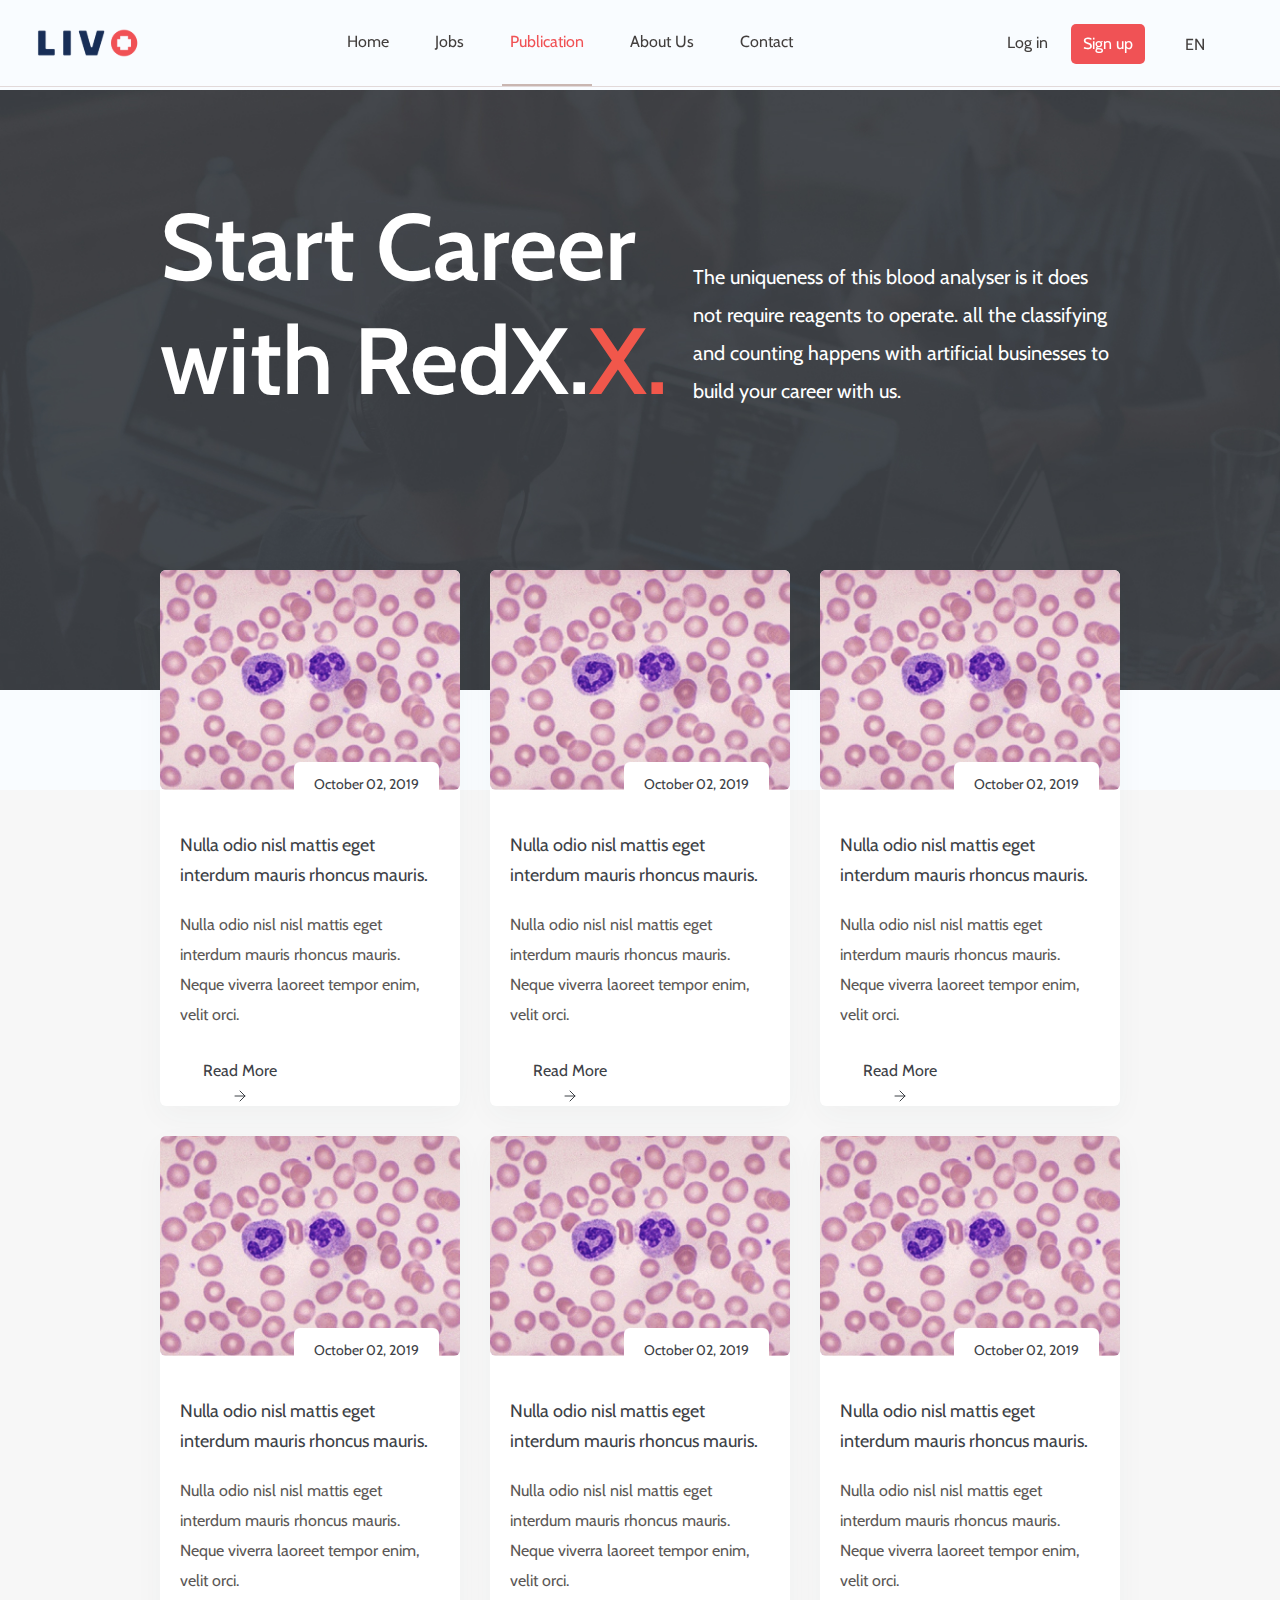
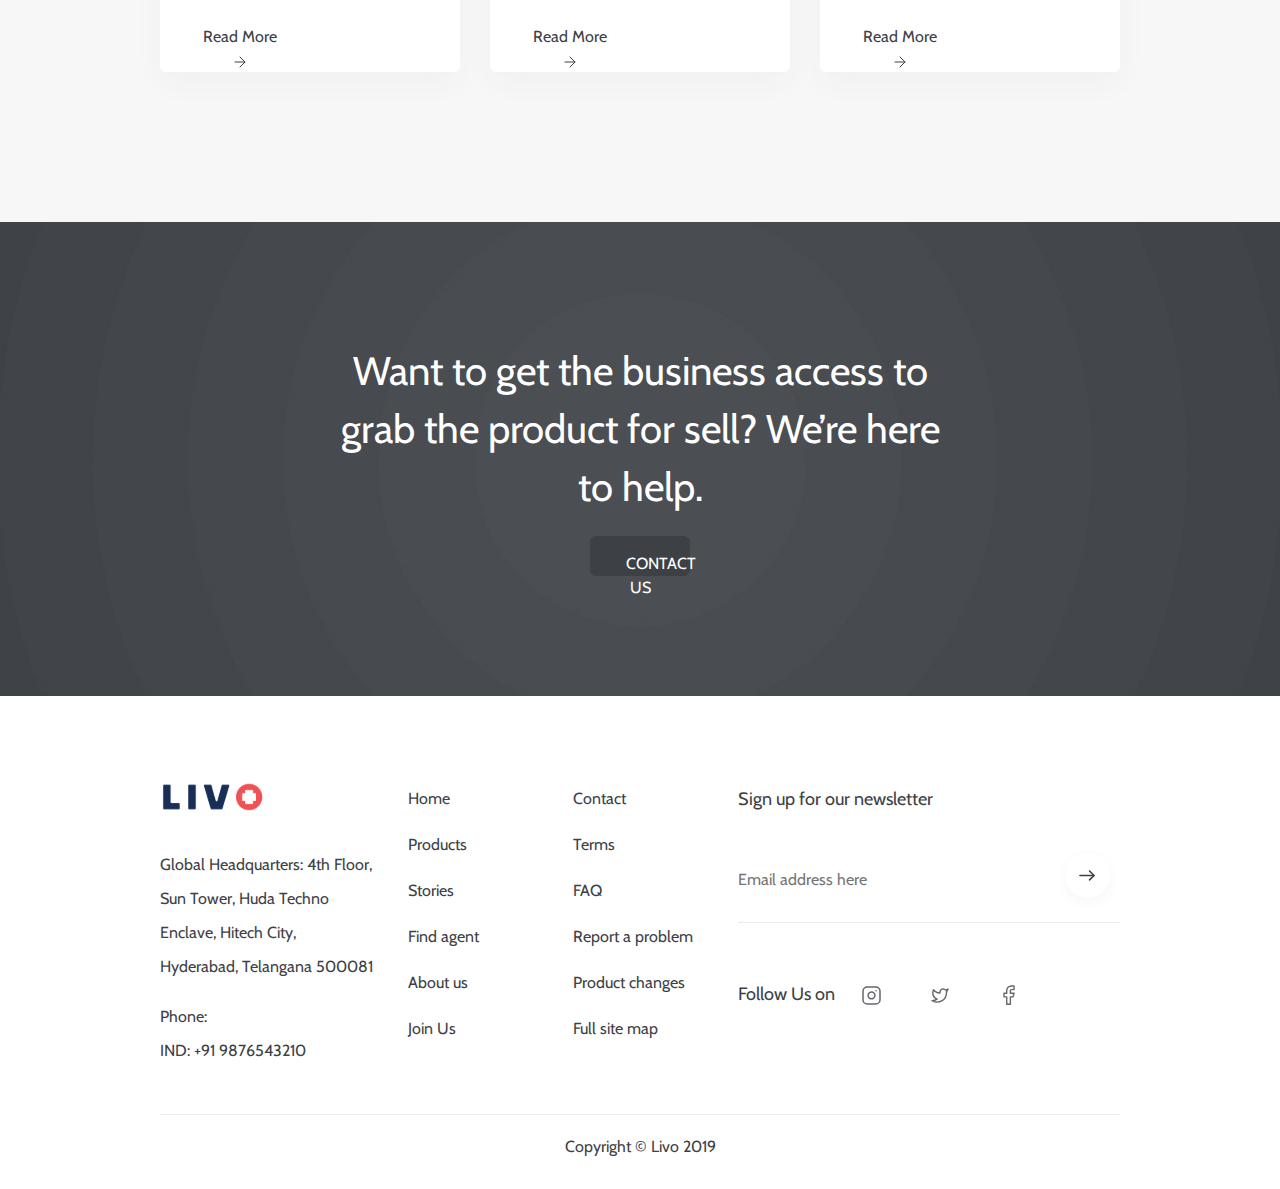
<file: publication.html>
<!doctype html>
<html lang="en">
  <head>
    <!-- Required meta tags -->
    <meta charset="utf-8">
    <meta name="viewport" content="width=device-width, initial-scale=1, shrink-to-fit=no">
    <!-- Bootstrap CSS -->
    <link rel="stylesheet" href="https://stackpath.bootstrapcdn.com/bootstrap/4.3.1/css/bootstrap.min.css" integrity="sha384-ggOyR0iXCbMQv3Xipma34MD+dH/1fQ784/j6cY/iJTQUOhcWr7x9JvoRxT2MZw1T" crossorigin="anonymous">
    <link rel="stylesheet" type="text/css" href="https://cdnjs.cloudflare.com/ajax/libs/font-awesome/5.11.2/css/all.css">
    <link rel="stylesheet" type="text/css" href="./css/customstyles.css">
    <title>Livo</title>
  </head>
  <body>
    <nav class="navbar navbar-expand-lg navbar-light bg-light fixed-top">
      <a class="navbar-brand" href=""><img src="./images/Logo.svg"></a>
      <button class="navbar-toggler navbar-toggler-right" type="button" data-toggle="collapse" data-target="#navbarCollapse" aria-controls="navbarCollapse" aria-expanded="false" aria-label="Toggle navigation">
      <span class="navbar-toggler-icon"></span>
      </button>

      <div class="collapse navbar-collapse bg-inverse" id="navbarCollapse">
        <ul class="navbar-nav mr-auto ml-auto">
          <li class="nav-item">
            <a class="nav-link" href="index.html">Home</a>
          </li>
          <li class="nav-item">
            <a class="nav-link" href="jobs.html">Jobs</a>
          </li>
          <li class="nav-item active">
            <a class="nav-link" href="publication.html">Publication</a>
          </li>
          <li class="nav-item">
            <a class="nav-link" href="about.html">About Us</a>
          </li>
          <li class="nav-item">
            <a class="nav-link" href="#">Contact</a>
          </li>
        </ul>
        <ul class="navbar-nav">
          <li class="nav-item">
            <a class="nav-link" href="#">Log in</a>
          </li>
          <li class="nav-item">
            <a class="nav-signup" href="#">Sign up</a>
          </li>
          <li class="nav-item">
            <div class="dropdown">
              <button class="btn dropdown-toggle nav-lang" type="button" id="dropdownMenuButton" data-toggle="dropdown" aria-haspopup="true" aria-expanded="false">
              EN
              </button>
              <div class="dropdown-menu" aria-labelledby="dropdownMenuButton">
                <a class="dropdown-item" href="#">TH</a>
                <a class="dropdown-item" href="#">HI</a>
                <a class="dropdown-item" href="#">RE</a>
              </div>
            </div>
          </li>
        </ul>
      </div>
    </nav>
    <div class="Pub-sec1">
      <div class="PS1-bg">
        <div class="row no-gutters align-items-end justify-content-md-center">
          <div class="col-12 col-md-5">
            <h1>Start Career
            with RedX.<span>X.</span></h1>
          </div>
          <div class="col-12 col-md-4">
            <p>The uniqueness of this blood analyser is it does not require reagents to operate. all the classifying and counting happens with artificial businesses to build your career with us.</p>
          </div>
        </div>
      </div>
    </div>

    <div class="Pub-sec2">
      <div class="row no-gutters align-items-end justify-content-md-center">
        <div class="col-12 col-md-9">
          <div class="row">
            <div class="col-12 col-md-4">
              <div class="PS2-box">
                <div class="PS2-img" style="background-image: url('./images/pr1.jpg')">
                </div>
                <div class="PS2-contnet">
                  <div class="PS2-date">October 02, 2019</div>
                  <div class="PS2-Head">Nulla odio nisl mattis eget interdum mauris rhoncus mauris. </div>
                  <p>Nulla odio nisl nisl mattis eget interdum mauris rhoncus mauris. Neque viverra laoreet tempor enim, velit orci.</p>
                  <div><button type="button" class="btn PS2-btn2">Read More <svg width="12" height="12" viewBox="0 0 12 12" fill="none" xmlns="http://www.w3.org/2000/svg">
                    <path d="M1 6H11" stroke="currentColor" stroke-linecap="round" stroke-linejoin="round"/>
                    <path d="M6 1L11 6L6 11" stroke="currentColor" stroke-linecap="round" stroke-linejoin="round"/>
                  </svg>
                </button></div>
              </div>
            </div>
          </div>
          <div class="col-12 col-md-4">
              <div class="PS2-box">
                <div class="PS2-img" style="background-image: url('./images/pr1.jpg')">
                </div>
                <div class="PS2-contnet">
                  <div class="PS2-date">October 02, 2019</div>
                  <div class="PS2-Head">Nulla odio nisl mattis eget interdum mauris rhoncus mauris. </div>
                  <p>Nulla odio nisl nisl mattis eget interdum mauris rhoncus mauris. Neque viverra laoreet tempor enim, velit orci.</p>
                  <div><button type="button" class="btn PS2-btn2">Read More <svg width="12" height="12" viewBox="0 0 12 12" fill="none" xmlns="http://www.w3.org/2000/svg">
                    <path d="M1 6H11" stroke="currentColor" stroke-linecap="round" stroke-linejoin="round"/>
                    <path d="M6 1L11 6L6 11" stroke="currentColor" stroke-linecap="round" stroke-linejoin="round"/>
                  </svg>
                </button></div>
              </div>
            </div>
          </div>
          <div class="col-12 col-md-4">
              <div class="PS2-box">
                <div class="PS2-img" style="background-image: url('./images/pr1.jpg')">
                </div>
                <div class="PS2-contnet">
                  <div class="PS2-date">October 02, 2019</div>
                  <div class="PS2-Head">Nulla odio nisl mattis eget interdum mauris rhoncus mauris. </div>
                  <p>Nulla odio nisl nisl mattis eget interdum mauris rhoncus mauris. Neque viverra laoreet tempor enim, velit orci.</p>
                  <div><button type="button" class="btn PS2-btn2">Read More <svg width="12" height="12" viewBox="0 0 12 12" fill="none" xmlns="http://www.w3.org/2000/svg">
                    <path d="M1 6H11" stroke="currentColor" stroke-linecap="round" stroke-linejoin="round"/>
                    <path d="M6 1L11 6L6 11" stroke="currentColor" stroke-linecap="round" stroke-linejoin="round"/>
                  </svg>
                </button></div>
              </div>
            </div>
          </div>
          <div class="col-12 col-md-4">
              <div class="PS2-box">
                <div class="PS2-img" style="background-image: url('./images/pr1.jpg')">
                </div>
                <div class="PS2-contnet">
                  <div class="PS2-date">October 02, 2019</div>
                  <div class="PS2-Head">Nulla odio nisl mattis eget interdum mauris rhoncus mauris. </div>
                  <p>Nulla odio nisl nisl mattis eget interdum mauris rhoncus mauris. Neque viverra laoreet tempor enim, velit orci.</p>
                  <div><button type="button" class="btn PS2-btn2">Read More <svg width="12" height="12" viewBox="0 0 12 12" fill="none" xmlns="http://www.w3.org/2000/svg">
                    <path d="M1 6H11" stroke="currentColor" stroke-linecap="round" stroke-linejoin="round"/>
                    <path d="M6 1L11 6L6 11" stroke="currentColor" stroke-linecap="round" stroke-linejoin="round"/>
                  </svg>
                </button></div>
              </div>
            </div>
          </div>
          <div class="col-12 col-md-4">
              <div class="PS2-box">
                <div class="PS2-img" style="background-image: url('./images/pr1.jpg')">
                </div>
                <div class="PS2-contnet">
                  <div class="PS2-date">October 02, 2019</div>
                  <div class="PS2-Head">Nulla odio nisl mattis eget interdum mauris rhoncus mauris. </div>
                  <p>Nulla odio nisl nisl mattis eget interdum mauris rhoncus mauris. Neque viverra laoreet tempor enim, velit orci.</p>
                  <div><button type="button" class="btn PS2-btn2">Read More <svg width="12" height="12" viewBox="0 0 12 12" fill="none" xmlns="http://www.w3.org/2000/svg">
                    <path d="M1 6H11" stroke="currentColor" stroke-linecap="round" stroke-linejoin="round"/>
                    <path d="M6 1L11 6L6 11" stroke="currentColor" stroke-linecap="round" stroke-linejoin="round"/>
                  </svg>
                </button></div>
              </div>
            </div>
          </div>
          <div class="col-12 col-md-4">
              <div class="PS2-box">
                <div class="PS2-img" style="background-image: url('./images/pr1.jpg')">
                </div>
                <div class="PS2-contnet">
                  <div class="PS2-date">October 02, 2019</div>
                  <div class="PS2-Head">Nulla odio nisl mattis eget interdum mauris rhoncus mauris. </div>
                  <p>Nulla odio nisl nisl mattis eget interdum mauris rhoncus mauris. Neque viverra laoreet tempor enim, velit orci.</p>
                  <div><button type="button" class="btn PS2-btn2">Read More <svg width="12" height="12" viewBox="0 0 12 12" fill="none" xmlns="http://www.w3.org/2000/svg">
                    <path d="M1 6H11" stroke="currentColor" stroke-linecap="round" stroke-linejoin="round"/>
                    <path d="M6 1L11 6L6 11" stroke="currentColor" stroke-linecap="round" stroke-linejoin="round"/>
                  </svg>
                </button></div>
              </div>
            </div>
          </div>
        </div>
      </div>
    </div>
  </div>

  <div class="Home-sec7">
    <div class="row no-gutters justify-content-center">
      <div class="col-12 col-md-6 Bigtext">
        Want to get the business access to grab the product for sell? We’re here to help.
      </div>
    </div>
    <button type="button" class="btn ContBtn">Contact Us</button>
  </div>
  <footer>
    <div class="row no-gutters justify-content-center">
      <div class="col-12 col-md-9">
        <div class="row">
            <div class="col-md-3">
                <div style="padding-bottom: 30px;"><img src="./images/Logo.svg"></div>
                <p>Global Headquarters:
                    4th Floor, Sun Tower, Huda Techno Enclave, Hitech City, Hyderabad, Telangana 500081</p>
                <p>
                  Phone:<br>
                  IND: +91 9876543210</p>
              </div>
          <div class="col-md-2">
            <div class="f-links">
              <a href="#">Home</a>
              <a href="#">Products</a>
              <a href="#">Stories</a>
              <a href="#">Find agent</a>
              <a href="#">About us</a>
              <a href="#">Join Us</a>
            </div>
          </div>
          <div class="col-md-2">
            <div class="f-links">
              <a href="#">Contact</a>
              <a href="#">Terms</a>
              <a href="#">FAQ</a>
              <a href="#">Report a problem</a>
              <a href="#"> Product changes</a>
              <a href="#">Full site map</a>
            </div>
          </div>
          <div class="col-md-5">
            <div class="F-head">Sign up for our newsletter</div>
            <div class="F-Field">
              <div class="row no-gutters align-items-center">
                <div class="col-8">
                  <input type="" name="" placeholder="Email address here">
                </div>
                <div class="col-4 text-right">
                  <img src="./images/arrow-btn.svg">
                </div>
              </div>
            </div>
            <div class="F-follow">
              Follow Us on <a href=""><img src="./images/inst.svg"></a>
              <a href=""><img src="./images/twt.svg"></a>
              <a href=""><img src="./images/fb.svg"></a>
            </div>
          </div>
        </div>
        <div class="copy">
          Copyright © Livo 2019
        </div>
      </div>
    </div>
  </footer>
  <!-- Optional JavaScript -->
  <!-- jQuery first, then Popper.js, then Bootstrap JS -->
  <script src="https://code.jquery.com/jquery-3.3.1.slim.min.js" integrity="sha384-q8i/X+965DzO0rT7abK41JStQIAqVgRVzpbzo5smXKp4YfRvH+8abtTE1Pi6jizo" crossorigin="anonymous"></script>
  <script src="https://cdnjs.cloudflare.com/ajax/libs/popper.js/1.14.7/umd/popper.min.js" integrity="sha384-UO2eT0CpHqdSJQ6hJty5KVphtPhzWj9WO1clHTMGa3JDZwrnQq4sF86dIHNDz0W1" crossorigin="anonymous"></script>
  <script src="https://stackpath.bootstrapcdn.com/bootstrap/4.3.1/js/bootstrap.min.js" integrity="sha384-JjSmVgyd0p3pXB1rRibZUAYoIIy6OrQ6VrjIEaFf/nJGzIxFDsf4x0xIM+B07jRM" crossorigin="anonymous"></script>
  <script type="text/javascript">
  $(window).scroll(function() {
  /* affix after scrolling 100px */
  if ($(document).scrollTop() > 100) {
  $('.navbar').addClass('affix');
  } else {
  $('.navbar').removeClass('affix');
  }
  });
  </script>
</body>
</html>
</file>
<file: css/customstyles.css>
@import url('https://fonts.googleapis.com/css?family=Cabin:400,500,600,700&display=swap');

body {
  font-family: 'Cabin', sans-serif;
  background-color: #F7F7F7;
}

.Home-BannerSec {
  padding: 160px 100px 100px 100px;
  background-image: url('../images/banner1.png');
  background-size: cover;
  background-position: right;
}

.Home-BannerSec .HBS-text1 {
  color: rgba(61, 65, 70, 0.7);
  font-size: 20px;
  line-height: 36px;
  padding-bottom: 20px;
}

.Home-BannerSec .HBS-text2 {
  padding-bottom: 20px;
  font-weight: 600;
  font-size: 38px;
  line-height: 56px;
  color: #433F3E;
}

.Home-BannerSec .GS-btn {
  border-color: #F05255;
  font-size: 16px;
  text-transform: uppercase;
  font-weight: 600;
  color: #fff;
  padding: 14px 15px;
  min-width: 140px;
  margin-right: 15px;
  width: 189.4px;
  height: 60px;
  background: #F05255;
  box-shadow: 0px 10px 20px rgba(219, 50, 38, 0.2);
  border-radius: 3px;
}

.Home-BannerSec .Con-btn {
  background: transparent;
  border-color: #c1c4c7;
  border-radius: 6px;
  font-size: 14px;
  text-transform: uppercase;
  font-weight: 600;
  color: #3d4146;
  padding: 14px 15px;
  min-width: 140px;
}

.Home-BannerSec .HBS-text3 {
  background: #FFFFFF;
  border-radius: 5px;
  padding: 40px;
  font-size: 18px;
  line-height: 32px;
  color: #5C5756;
  opacity: 0.75;
  margin-bottom: 50px;
}

.navbar {
  border-bottom: 1px solid #c9b6b17d;
  background-color: transparent !important;
  padding: 0px 35px
}

.navbar-nav .nav-link {
  font-family: 'Cabin', sans-serif;
  color: #433F3E !important;
  font-size: 16px;
  padding: 30px 15px;
  margin: 0 15px;
}

.navbar-light .navbar-nav .active>.nav-link {
  color: #F05255 !important;
  border-bottom: 2px solid #C9B6B1;
}

.navbar-nav .nav-signup {
  background-color: #F05255;
  border-radius: 5px;
  color: #fff;
  text-decoration: none;
  padding: 8px 12px;
  margin-top: 23px;
  display: inline-block;
}

.navbar-nav .nav-lang {
  margin-top: 24px;
  color: #433F3E;
}

.navbar-nav .nav-lang::after {
  display: none;
}

.navbar-nav .dropdown-menu {
  min-width: 30px;
}

.affix {
  -webkit-transition: padding 0.2s linear;
  -moz-transition: padding 0.2s linear;
  -o-transition: padding 0.2s linear;
  transition: padding 0.2s linear;
  background-color: #fff !important;
}

.Home-sec2 {
  padding: 0px 100px;
  position: relative;
}

.Home-sec2::after {
  content: url(../images/b-bg1.png);
  position: absolute;
  top: 0px;
  left: 0px;
  z-index: -1;
}

.Home-sec2::before {
  content: url(../images/b-bg2.png);
  position: absolute;
  bottom: 80px;
  left: 0px;
  z-index: -1;
}

.Home-sec2 .HS2-Wbg {
  background: #FFFFFF;
  box-shadow: 0px 16px 55px rgba(92, 87, 86, 0.035);
  border-radius: 6px;
  padding: 80px;
}

.Home-sec2 .HS2-Wbg::after {
  content: url(../images/b-bg3.png);
  position: absolute;
  top: 0px;
  right: 0px;
  z-index: -1;
}

.Home-sec2 .HS2-Wbg::before {
  content: url(../images/b-bg2.png);
  position: absolute;
  bottom: 150px;
  right: 0px;
  z-index: -1;
}

.Home-sec2 h3 {
  padding-bottom: 40px;
  border-bottom: 2px solid #C9B6B1;
  font-size: 40px;
  line-height: 46px;
  text-align: center;
  color: #433F3E;
}

.Home-sec2 .HS-subtext {
  font-size: 20px;
  line-height: 38px;
  text-align: center;
  color: #5C5856;
  max-width: 60%;
  margin: 0 auto;
}

.Home-sec2 .HS-boxes {
  margin: 0 auto;
  padding-top: 30px;
}

.Home-sec2 .HS-boxes .HSbox {
  border-radius: 6px;
  padding: 20px 36px;
  margin: 8px;
  min-height: 395px;
  text-align: center;
}

.Home-sec2 .HS-boxes .HSbox2 {
  padding-top: 50px;
}

.Home-sec2 .HS-boxes .HSbox .HSB-icon {
  padding-bottom: 18px;
}

.Home-sec2 .HS-boxes .HSbox h4 {
  font-size: 22px;
  line-height: 32px;
  color: #3D4146;
}

.Home-sec2 .HS-boxes .HSbox p {
  font-size: 16px;
  line-height: 28px;
  color: #5C5856;
}

.Home-sec3 {
  position: relative;
  top: -100px;
  z-index: -1;
}

.Home-sec3 .HS3-right {
  padding: 200px 200px 100px 100px;
  background-color: #3A3333;
  position: relative;
}

.Home-sec3 .HS3-right::after {
  content: url(../images/hs3-bg1.png);
  position: absolute;
  bottom: 40px;
  right: 0px;
  z-index: 0;
}

.Home-sec3 .LineHead {
  color: #F8F3F2;
  opacity: 0.75;
}

.LineHead {
  font-size: 14px;
  line-height: 34px;
  text-transform: uppercase;
  color: #767676;
  padding-bottom: 15px;
}

.Home-sec3 .BigHead {
  font-size: 40px;
  line-height: 58px;
  color: #fff;
  padding-bottom: 30px;
}

.Home-sec3 .BigHead-line {
  height: 2px;
  background: rgb(201, 182, 177);
  background: linear-gradient(90deg, rgba(201, 182, 177, 1) 0%, rgba(67, 63, 63, 1) 100%);
  margin-bottom: 30px;
}

.Home-sec3 p {
  font-size: 18px;
  line-height: 32px;
  letter-spacing: 0.01em;
  color: #F8F3F2;
  opacity: 0.75;
  padding-bottom: 30px;
}

.Home-sec3 .know-btn {
  background: #F1574B;
  border-color: #F1574B;
  box-shadow: 0px 10px 20px rgba(219, 50, 38, 0.2);
  border-radius: 6px;
  font-size: 14px;
  text-transform: uppercase;
  font-weight: 600;
  color: #fff;
  padding: 14px 15px;
  min-width: 140px;
  margin-right: 15px;
}

.Home-sec3 .HS3-img {
  padding-left: 100px;
  padding-top: 300px;
  position: relative;
  right: -40px;
  z-index: 1;
}

.Home-sec3 .HS3-img img {
  position: relative;
}

.Home-sec4 {
  padding: 0px 80px 80px 80px;
}

.Home-sec4 .HS4-Ssec1 {
  padding: 0px 80px;
}

.Home-sec4 .HS4-Ssec2 {
  position: relative;
}

.Home-sec4 .HS4-Ssec2::after {
  content: url(../images/hs4-bg1.png);
  position: absolute;
  top: 40px;
  right: -70px;
  z-index: 0;
}

.Home-sec4 .BigHead {
  font-size: 40px;
  line-height: 58px;
  color: #3D4146;
  padding: 0px 50px 20px 0;
  border-bottom: 2px solid #c9b6b161;
  margin-bottom: 30px;
}

.Home-sec4 p {
  font-size: 18px;
  line-height: 38px;
  color: #5C5856;
}

.Home-sec4 .HS4-box {
  text-align: center;
  padding: 0 50px;
}

.Home-sec4 .HS4-box img {
  padding-bottom: 30px;
}

.Home-sec4 .HS4-box .Number {
  display: inline-block;
  background-color: #5c5756;
  color: #fff;
  width: 40px;
  height: 40px;
  border-radius: 50%;
  font-size: 20px;
  font-weight: bold;
  line-height: 40px;
  margin-bottom: 25px;
}

.Home-sec4 .HS4-box1::after {
  content: url(../images/line1.svg);
  position: absolute;
  top: 122px;
  right: -100px;
}

.Home-sec4 .HS4-box2::after {
  content: url(../images/line2.svg);
  position: absolute;
  top: 130px;
  right: 2px;
}

.Home-sec4 .HS4-box3::after {
  content: url(../images/line3.svg);
  position: absolute;
  top: 128px;
  right: -75px;
}

.Home-sec4 .HS4-box2 {
  padding-top: 192px;
}

.Home-sec4 .HS4-box4 {
  padding-top: 192px;
}

.Home-sec4 .HS4-box .HS4B-head {
  padding-bottom: 20px;
  font-weight: 600;
  font-size: 24px;
  line-height: 35px;
  color: #5C5856;
}

.Home-sec4 .HS4-box p {
  font-size: 16px;
  line-height: 28px;
  color: #5C5856;
}

.Home-sec5 {
  background-color: #3A3333;
  padding: 80px 30px 40px 150px;
  color: #fff;
  position: relative;
}

.Home-sec5 .LineHead {
  color: #F8F3F2;
  opacity: 0.75;
}

.Home-sec5 .BigHead-line {
  height: 2px;
  background: rgb(201, 182, 177);
  background: linear-gradient(90deg, rgba(201, 182, 177, 1) 0%, rgba(67, 63, 63, 1) 100%);
  margin-bottom: 30px;
}

.Home-sec5 .BigHead {
  font-size: 40px;
  line-height: 58px;
  color: #f8f3f2;
  padding-bottom: 25px;
}

.Home-sec5 p {
  font-size: 18px;
  line-height: 38px;
  color: #FFFFFF;
  padding-bottom: 25px;
}

.Home-sec5 .HS5-Subsec {
  padding: 30px;
  background: #5C5756;
  box-shadow: 0px 8px 12px rgba(53, 51, 50, 0.25);
  border-radius: 5px;
  font-size: 18px;
  line-height: 32px;
  letter-spacing: 0.01em;
  color: #f8f3f2ba;
  margin-bottom: 15px;
}

.Home-sec5 .HS5-Subsec .HS5-head {
  font-size: 18px;
  line-height: 38px;
  color: #FFFFFF;
}

.Home-sec5 .HS5-Subsec p {
  font-size: 16px;
  line-height: 32px;
  color: rgba(255, 255, 255, 0.8);
}

.Home-sec5 .HS5-RTimg {
  left: -70px;
  position: relative;
}

.Home-sec6 {
  position: relative;
}

.Home-sec6 .HS6-SubSec1 {
  padding: 100px 100px 0 100px;
}

.Home-sec6 .HS6-SubSec2 {
  padding: 30px 100px 100px 100px;
  background: rgba(244, 249, 255, 0.6);
}

.Home-sec6 .BigHead {
  font-weight: bold;
  font-size: 38px;
  line-height: 46px;
  text-align: center;
  padding: 0px 50px 30px 0;
  color: #433F3E;
  border-bottom: 2px solid #c9b6b161;
  margin-bottom: 30px;
}

.Home-sec6 p {
  font-size: 18px;
  line-height: 38px;
  color: #5C5856;
}

.Home-sec6 .HS6-boxs {
  position: relative;
  padding-bottom: 50px;
}

.Home-sec6 .HS6-Morebtn {
  border-color: #F05255;
  font-size: 16px;
  font-weight: 600;
  color: #fff;
  padding: 14px 15px;
  min-width: 140px;
  margin-right: 15px;
  width: 189.4px;
  height: 60px;
  background: #F05255;
  box-shadow: 0px 10px 20px rgba(219, 50, 38, 0.2);
  border-radius: 3px;
}

.Home-sec6 .HS6-boxs .HS6-box {
  background: #FFFFFF;
  box-shadow: 0px 10px 30px rgba(61, 65, 70, 0.04);
  border-radius: 6px;
  position: relative;
  min-height: 492px;
  /* z-index: 1; */
}

.Home-sec6 .HS6-boxs .HS6-box .HS6-img {
  height: 220px;
  background-size: cover;
  background-position: center center;
  border-radius: 6px;
}

.Home-sec6 .HS6-boxs .HS6-box .HS6-btn2 {
  padding: 10px 15px;
}

.Home-sec6 .HS6-boxs .HS6-box .HS6-btn2.active {
  background: rgb(240, 81, 85);
  color: #ffffff;
  width: 50px;
  height: 50px;
  border-radius: 50%;
  bottom: -42px;
  position: relative;
  box-shadow: 0px 10px 16px rgba(240, 82, 85, 0.25), 0px 1px 1.5px rgba(183, 46, 49, 0.35);
}

.Home-sec6 .HS6-boxs .HS6-box .HS6-contnet {
  padding: 30px 20px 20px 20px;
  position: relative;
  min-height: 305px;
}

.Home-sec6 .HS6-boxs .HS6-box .HS6-contnet h3 {
  font-weight: bold;
  font-size: 24px;
  line-height: 35px;
  color: #433F3E;
}

.Home-sec6 .HS6-boxs .HS6-box .HS6-contnet p {
  font-size: 16px;
  line-height: 30px;
  color: #5C5856;
}

.Home-sec7 {
  background-image: url('../images/contactbg.jpg');
  background-size: cover;
  background-position: center center;
  padding: 120px 0;
  text-align: center;
}

.Home-sec7 .Bigtext {
  font-size: 40px;
  line-height: 58px;
  color: #FFFFFF;
  padding-bottom: 20px;
}

.Home-sec7 .ContBtn {
  background: #3D4146;
  border-color: #3D4146;
  border-radius: 6px;
  color: #fff;
  font-size: 16px;
  text-transform: uppercase;
  padding: 15px 35px;
}

.About-sec1, {
  background-color: #f9fcff;
  padding: 200px 0px 0px 0px;
  position: relative;
  margin-bottom: 300px;
}

.covid19-sec1 {
  background-color: #f9fcff;
  padding: 200px 0px 0px 0px;
  position: relative;
}

.About-sec1 h1, .covid19-sec1 h1 {
  font-size: 94px;
  line-height: 114px;
  color: #3D4146;
  font-weight: 600;
}

.About-sec1 h1 span, .covid19-sec1 h1 span {
  color: #f1574b;
}

.About-sec1 p, .covid19-sec1 p {
  font-size: 20px;
  line-height: 38px;
  color: #5C5856;
}

.About-sec1 .AS-Videosec {
  position: relative;
  bottom: -180px;
}

.About-sec1 .AS-Videosec .AS-Video {
  position: relative;
}

.About-sec1 .AS-Videosec .AS-Video::before {
  content: url(../images/ab-dots1.svg);
  padding-right: 10px;
  top: -69px;
  left: -125px;
  position: absolute;
  z-index: 0;
}

.About-sec1 .AS-Videosec .AS-Video::after {
  content: url(../images/ab-dots2.svg);
  padding-right: 10px;
  bottom: 10px;
  right: -120px;
  position: absolute;
  z-index: 0;
}

.About-sec1 .AS-Videosec .AS-Video .ASVideo {
  z-index: 1;
  position: relative;
}

.About-sec2 {
  padding: 50px 0px 150px 0px;
}

.About-sec2 .AS2-Bigtext {
  font-size: 40px;
  line-height: 58px;
  color: #3D4146;
}

.About-sec2 .AS2-Customers {
  padding-top: 60px;
}

.About-sec2 .AS2-Customers .AS2-box {
  background: #fef8f8;
  border-radius: 6px;
  height: 105px;
  margin-bottom: 30px;
}

.About-sec3 {
  background-color: #f9fcff;
  padding: 80px 0px 120px 0;
  position: relative;
}

.About-sec3::after {
  content: url(../images/ab-bg1.svg);
  bottom: -18px;
  right: 0px;
  position: absolute;
  z-index: 0;
}

.About-sec3 .AS3-Bigtext, .About-sec4 .AS3-Bigtext {
  font-size: 40px;
  line-height: 58px;
  color: #3D4146;
  padding-bottom: 15px;
}

.About-sec3 p, .About-sec4 p {
  font-size: 18px;
  line-height: 38px;
  color: #5C5856;
}

.About-sec4 {
  padding: 80px 0;
}

.About-sec4 .AS4-Teams {
  padding-top: 30px;
}

.About-sec4 .AS4-Teams .AS4T-box {
  background: #FFFFFF;
  box-shadow: 0px 0px 30px rgba(61, 65, 70, 0.06);
  border-radius: 4px;
  padding: 15px;
  position: relative;
  margin-bottom: 30px;
}

.About-sec4 .AS4-Teams .AS4T-box .AS4-img {
  height: 200px;
  background-size: cover;
  background-position: center center;
  border-radius: 4px;
}

.About-sec4 .AS4-Teams .AS4T-box .AS4-Cont {
  padding: 20px;
  text-align: center;
}

.About-sec4 .AS4-Teams .AS4T-box .AS4-Cont .As4-name {
  font-size: 22px;
  line-height: 22px;
  color: #3D4146;
  padding-bottom: 15px;
}

.About-sec4 .AS4-Teams .AS4T-box .AS4-Cont .As4-dig {
  font-size: 16px;
  line-height: 16px;
  color: #5C5856;
}

.About-sec4 .AS4-Teams .AS4T-pop {
  background: #fff;
  position: absolute;
  width: 100%;
  display: none;
  top: 0px;
  left: 0px;
  padding: 15px;
  border-radius: 4px;
}

.About-sec4 .AS4-Teams .AS4T-pop .pop-bg {
  background-color: #3d4146;
  border-radius: 4px;
  padding: 30px 20px;
  text-align: center;
  min-height: 300px;
}

/* .About-sec4 .AS4-Teams .AS4T-box:hover .AS4T-pop{
display: block;
} */
.About-sec4 .AS4-Teams .AS4T-pop .pop-bg p {
  font-size: 16px;
  line-height: 28px;
  color: #FFFFFF;
}

.About-sec5 {
  background-color: #3d4146;
  position: relative;
  padding: 150px 0 60px 0;
}

.covid19-sec2 {
  padding: 20px 120px;
}

.About-sec5::before {
  content: url(../images/ab-bg2.svg);
  top: 0px;
  right: 0px;
  position: absolute;
  z-index: 0;
}

.About-sec5 .LineHead {
  color: #fff;
  padding-bottom: 20px;
}

.About-sec5 .LineHead::before {
  content: url(../images/LHB2.svg);
  padding-right: 10px;
  top: -4px;
  position: relative;
}

.About-sec5 .BigHead {
  font-size: 40px;
  line-height: 58px;
  color: #FFFFFF;
  padding-bottom: 25px;
}

.About-sec5 p {
  font-size: 18px;
  line-height: 38px;
  color: #FFFFFF;
  padding-bottom: 25px;
}

.About-sec5 .AS5-form {
  background-color: #fff;
  padding: 30px;
  box-shadow: 0px 10px 30px rgba(61, 65, 70, 0.1);
  border-radius: 4px;
  position: absolute;
  top: -170px;
}

.About-sec5 .AS5-form .form-group {
  margin-bottom: 50px;
}

.About-sec5 .AS5-form lable {
  font-size: 16px;
  line-height: 28px;
  color: #3D4146;
}

.About-sec5 .AS5-form input, .About-sec5 .AS5-form textarea {
  border: 0px;
  border-bottom: 1px solid #b1b3b5;
  font-size: 18px;
  line-height: 28px;
  color: #3D4146;
  width: 100%;
  padding: 6px 0;
}

.About-sec5 .AS5-form input::placeholder {
  color: #b1b3b5;
}

.About-sec5 .AS5-allow {
  font-size: 14px;
  line-height: 28px;
  color: #b1b3b5;
}

.About-sec5 .AS5-btn {
  background-color: #3d4146;
  border-color: #3d4146;
  width: 100%;
  font-size: 16px;
  line-height: 22px;
  color: #FFFFFF;
  padding: 12px;
  text-transform: uppercase;
  margin-top: 20px;
}

.Job-sec1 {
  background-color: #f9fcff;
  padding: 200px 0px 100px 0px;
  position: relative;
}

.Job-sec1 h1 {
  font-size: 94px;
  line-height: 114px;
  color: #3D4146;
  font-weight: 600;
}

.Job-sec1 h1 span {
  color: #f1574b;
}

.Job-sec1 p {
  font-size: 20px;
  line-height: 38px;
  color: #5C5856;
}

.JS1-img {
  height: 500px;
  background-size: cover;
  background-position: center center;
}

.Job-sec2 {
  padding: 100px 0px 100px 0px;
}

.Job-sec2 .JS3-Bigtext {
  font-size: 40px;
  line-height: 58px;
  color: #3D4146;
  padding-bottom: 15px;
}

.Job-sec2 p {
  font-size: 18px;
  line-height: 38px;
  color: #5C5856;
}

.Job-sec2 .JS2-iconsec {
  padding-bottom: 20px;
}

.Job-sec2 .JS2-iconsec .JS2I-btext {
  font-size: 22px;
  line-height: 32px;
  color: #3D4146;
  padding: 15px 0;
}

.Job-sec2 .JS2-iconsec p {
  font-size: 16px;
  line-height: 28px;
  color: #5C5856;
}

.Job-sec3 {
  position: relative;
}

.Job-sec3 .JS3-bg {
  background-color: #f9fcff;
  padding: 100px 200px 100px 300px;
}

.Job-sec3 .JS3-Bigtext {
  font-size: 40px;
  line-height: 58px;
  color: #3D4146;
  padding-bottom: 20px;
}

.Job-sec3 p {
  font-size: 18px;
  line-height: 38px;
  color: #5C5856;
  padding-bottom: 20px;
}

.Job-sec3 .JS3-list {}

.Job-sec3 .JS3-list ul {
  margin: 0px 0 0 30px;
  padding: 0px;
}

.Job-sec3 .JS3-list li {
  list-style-image: url('../images/job-arrow.svg');
  padding-bottom: 30px;
  font-size: 18px;
  line-height: 34px;
  color: #5C5856;
  padding-left: 10px;
}

.Job-sec3 .JS3-img {
  padding: 60px 0;
  position: relative;
  z-index: 1;
}

.Job-sec3 .JS3-img img {
  height: 600px;
}

.Job-sec4 {
  padding: 120px 0;
}

.Job-sec4 .JS4-Bigtext {
  font-size: 40px;
  line-height: 58px;
  color: #3D4146;
}

.Job-sec4 p {
  font-size: 18px;
  line-height: 38px;
  color: #5C5856;
}

.Job-sec4 .JS4-joblist {
  padding-top: 30px;
}

.Job-sec4 .JS4-joblist .JS4-box {
  background: #FFFFFF;
  box-shadow: 0px 10px 30px rgba(61, 65, 70, 0.06);
  border-radius: 4px;
  padding: 20px;
  margin-bottom: 20px;
  font-size: 22px;
  line-height: 22px;
  color: #3D4146;
}

.Job-sec4 .JS4-joblist .JS4-box .JS4-btn {
  font-size: 15px;
  color: #fff;
  text-transform: uppercase;
  background: #3D4146;
  box-shadow: 0px 10px 20px rgba(61, 65, 70, 0.1);
  border-radius: 6px;
  padding: 10px 15px;
  margin: 10px 0;
}

.Job-sec4 .JS4-joblist .JS4-box .JS4-btn:hover {
  background: #F1574B;
  box-shadow: 0px 10px 20px rgba(219, 50, 38, 0.2);
}

.Pub-sec1 {
  background-color: #f9fcff;
  padding: 90px 0px 100px 0px;
  position: relative;
}

.Pub-sec1 .PS1-bg {
  background-image: url('../images/pub-img1.jpg');
  background-size: cover;
  background-position: center center;
  min-height: 600px;
  padding-top: 100px;
}

.Pub-sec1 h1 {
  font-size: 94px;
  line-height: 114px;
  color: #fff;
  font-weight: 600;
}

.Pub-sec1 h1 span {
  color: #f1574b;
}

.Pub-sec1 p {
  font-size: 20px;
  line-height: 38px;
  color: #fff;
}

.Pub-sec2 {
  position: relative;
  top: -220px;
  margin-bottom: -100px;
}

.Pub-sec2 .PS2-box {
  background: #FFFFFF;
  box-shadow: 0px 10px 30px rgba(61, 65, 70, 0.04);
  border-radius: 6px;
  position: relative;
  z-index: 1;
  margin-bottom: 30px;
}

.Pub-sec2 .PS2-box .PS2-img {
  height: 220px;
  background-size: cover;
  background-position: center center;
  border-radius: 6px;
}

.Pub-sec2 .PS2-box .PS2-contnet {
  padding: 40px 20px 20px 20px;
  position: relative;
}

.Pub-sec2 .PS2-box .PS2-contnet .PS2-date {
  background-color: #fff;
  border-color: #fff;
  color: #3d4146;
  position: absolute;
  right: 21px;
  top: -28px;
  padding: 12px 20px;
  min-width: 120px;
  font-size: 14px;
  border-radius: 6px;
}

.Pub-sec2 .PS2-box .PS2-contnet .PS2-Head {
  font-size: 18px;
  line-height: 30px;
  color: #3D4146;
  padding-bottom: 20px;
}

.Pub-sec2 .PS2-box .PS2-contnet p {
  font-size: 16px;
  line-height: 30px;
  color: #5C5856;
}

.Pub-sec2 .PS2-box .PS2-contnet .PS2-btn2 {
  background-color: #fff;
  border-color: #fff;
  color: #3d4146;
  padding: 12px 20px;
  min-width: 120px;
}

.Pub-sec2 .PS2-box .PS2-contnet .PS2-btn2:hover {
  background: rgba(241, 87, 75, 0.1);
}

footer {
  background-color: #fff;
  padding: 80px 0 10px 0;
  position: relative
}

footer p {
  font-size: 16px;
  line-height: 34px;
  color: #3D4146;
}

footer .f-links {
  line-height: 46px;
}

footer .f-links a {
  font-size: 16px;
  color: #3D4146;
  text-decoration: none;
  display: block;
}

footer .f-links a:hover {
  text-decoration: underline;
}

footer .F-head {
  font-size: 18px;
  line-height: 46px;
  color: #3D4146;
  padding-bottom: 15px;
}

footer .F-Field {
  border-bottom: 1px solid rgba(61, 65, 70, 0.1);
  padding: 10px 0;
}

footer .F-Field input {
  width: 100%;
  background-color: transparent;
  border: 0px;
  padding: 10px 0;
}

footer .F-follow {
  padding-top: 50px;
  font-size: 18px;
  color: #3D4146;
}

footer .F-follow a {
  margin: 0 10px;
}

footer .copy {
  border-top: 1px solid rgba(61, 65, 70, 0.1);
  margin-top: 30px;
  padding: 20px 0;
  font-size: 16px;
  color: #3D4146;
  text-align: center;
}

@media (max-width: 768px) {
  .navbar-collapse {
    position: absolute;
    top: 54px;
    left: 0;
    padding-left: 15px;
    padding-right: 15px;
    padding-bottom: 15px;
    width: 100%;
  }

  .navbar-collapse.collapsing {
    height: auto;
    -webkit-transition: left 0.3s ease;
    -o-transition: left 0.3s ease;
    -moz-transition: left 0.3s ease;
    transition: left 0.3s ease;
    left: -100%;
  }

  .navbar-collapse.show {
    left: 0;
    -webkit-transition: left 0.3s ease-in;
    -o-transition: left 0.3s ease-in;
    -moz-transition: left 0.3s ease-in;
    transition: left 0.3s ease-in;
  }
}

#PDF-Viewer

canvas {
  width: 500px;
  height: 700px;
  border: 3px solid black;
  border-radius: 10px;
}

button {
  outline: 0;
  border: none;
  border-radius: 3px;
  color: white;
  background: black;
  width: 100px;
  height: 40px;
  transition: all .1s ease-in-out;
}

button:hover {
  background: none;
  border: 3px solid black;
  color: black;
}
</file>
